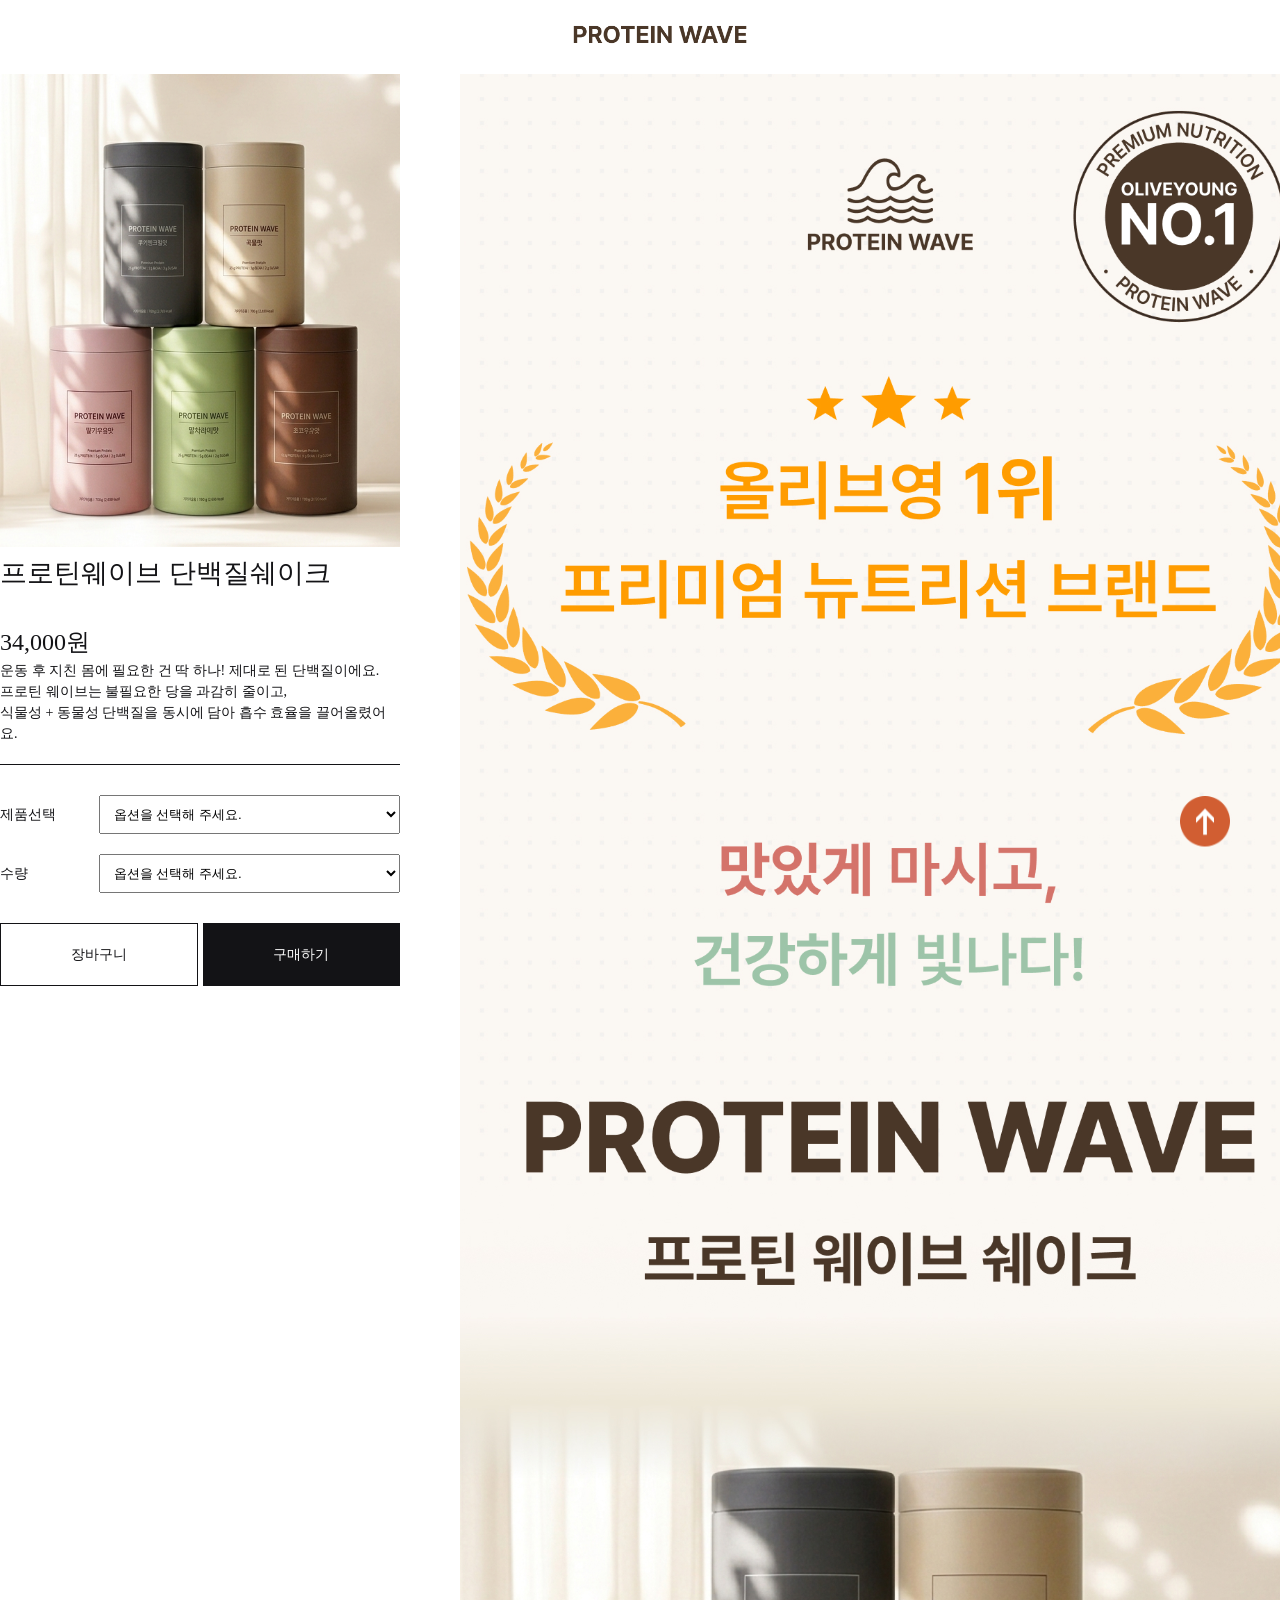
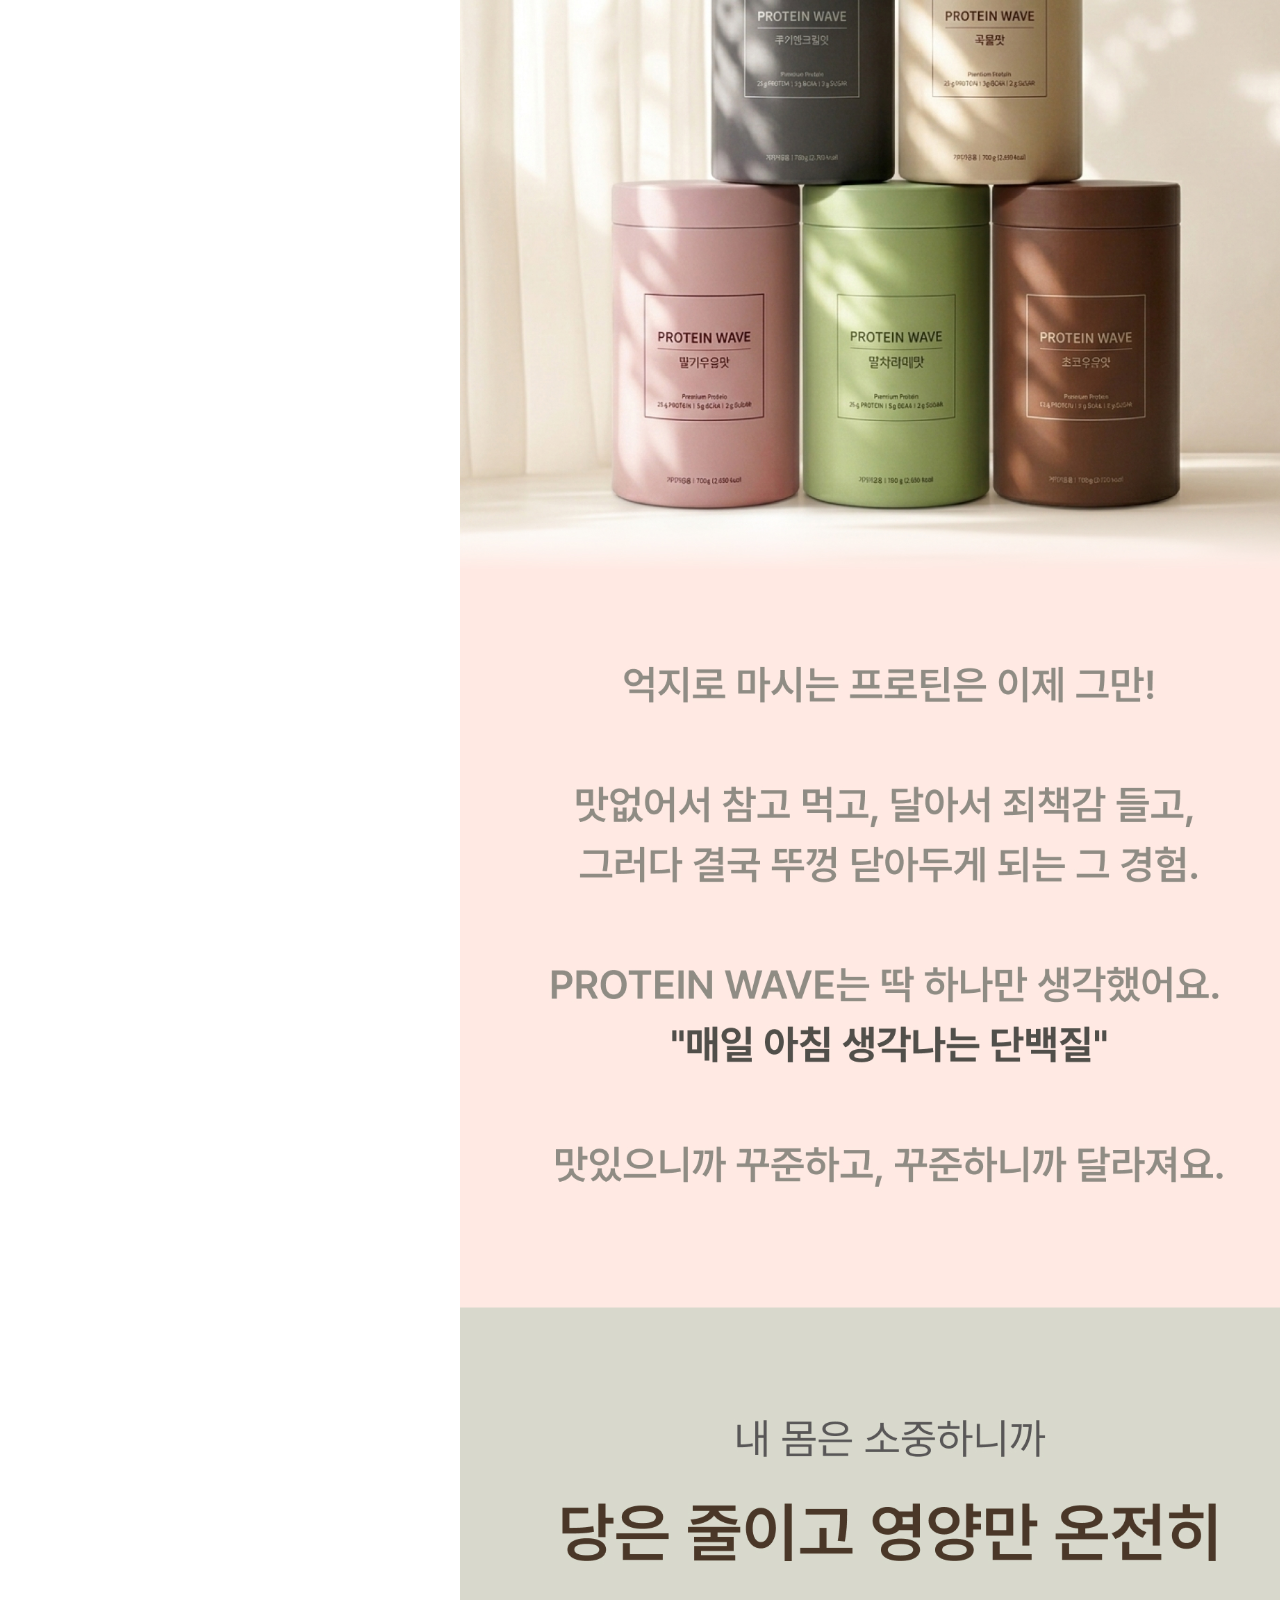
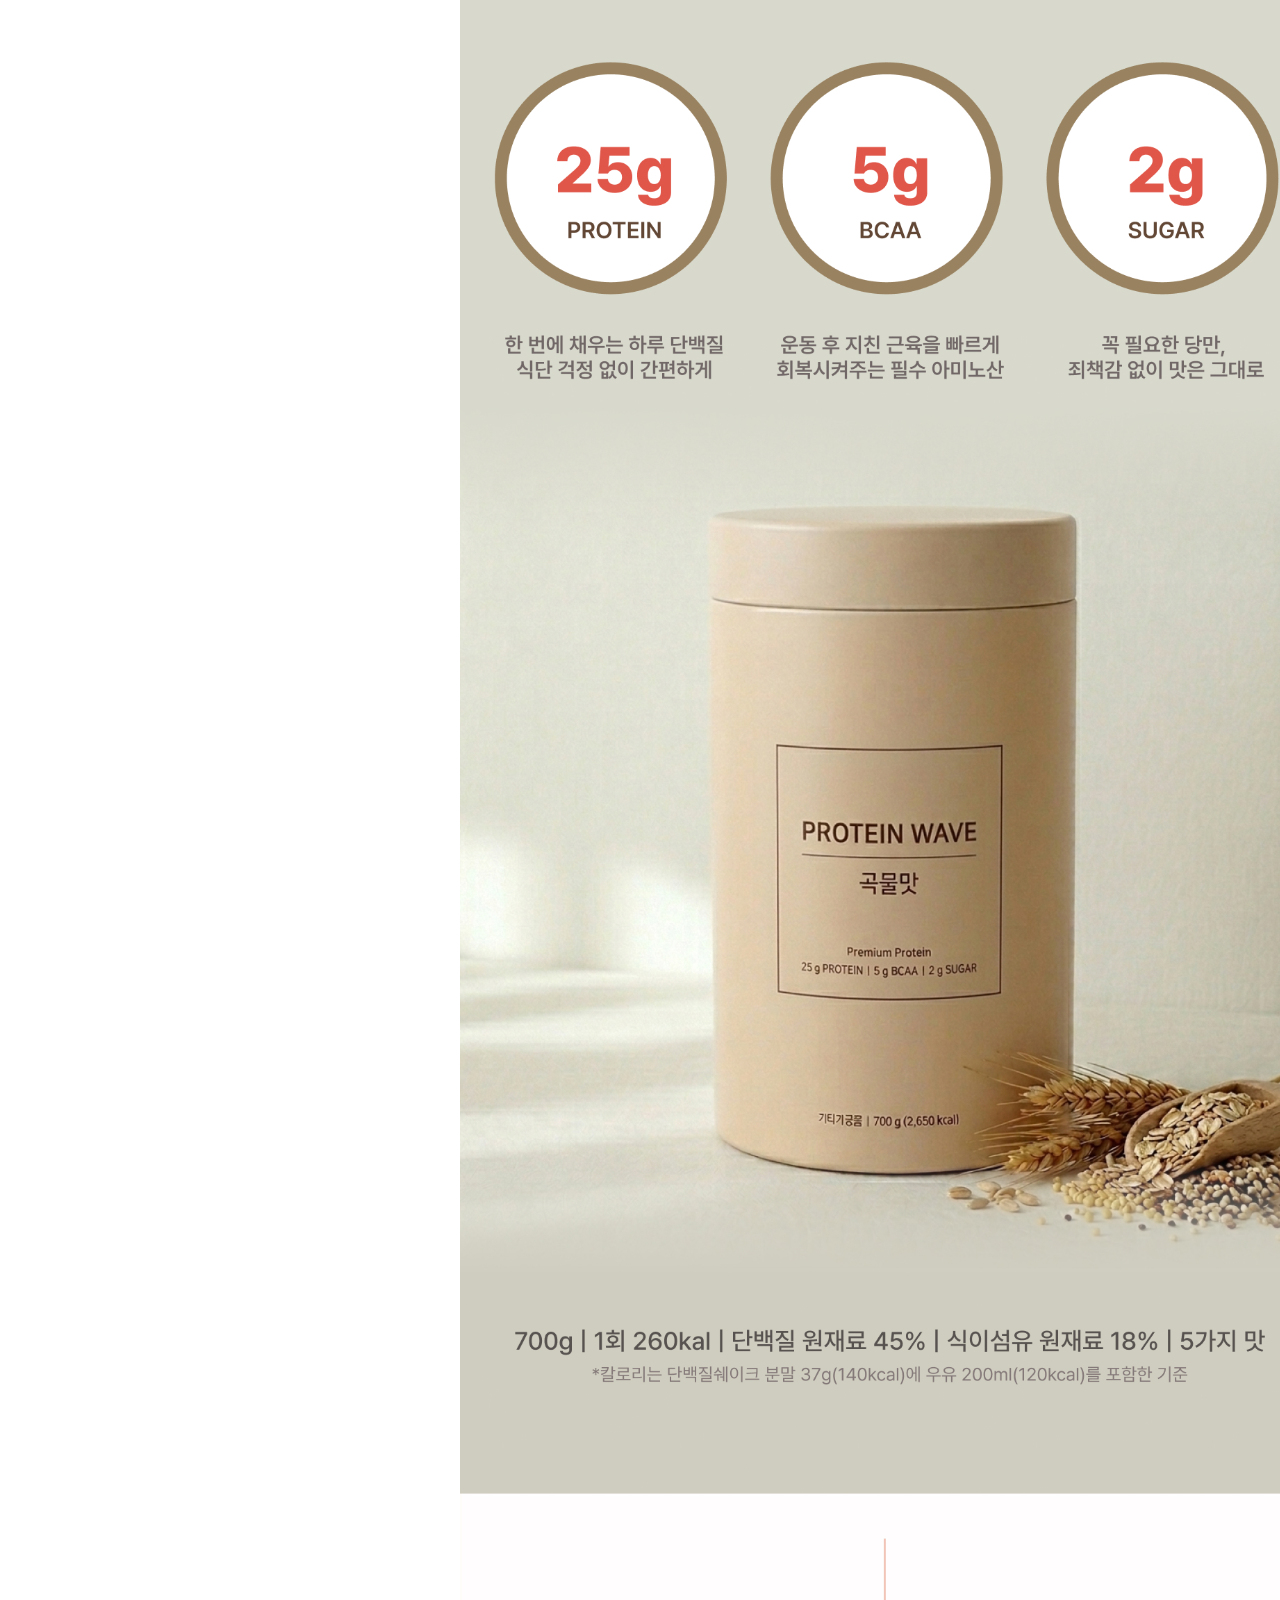
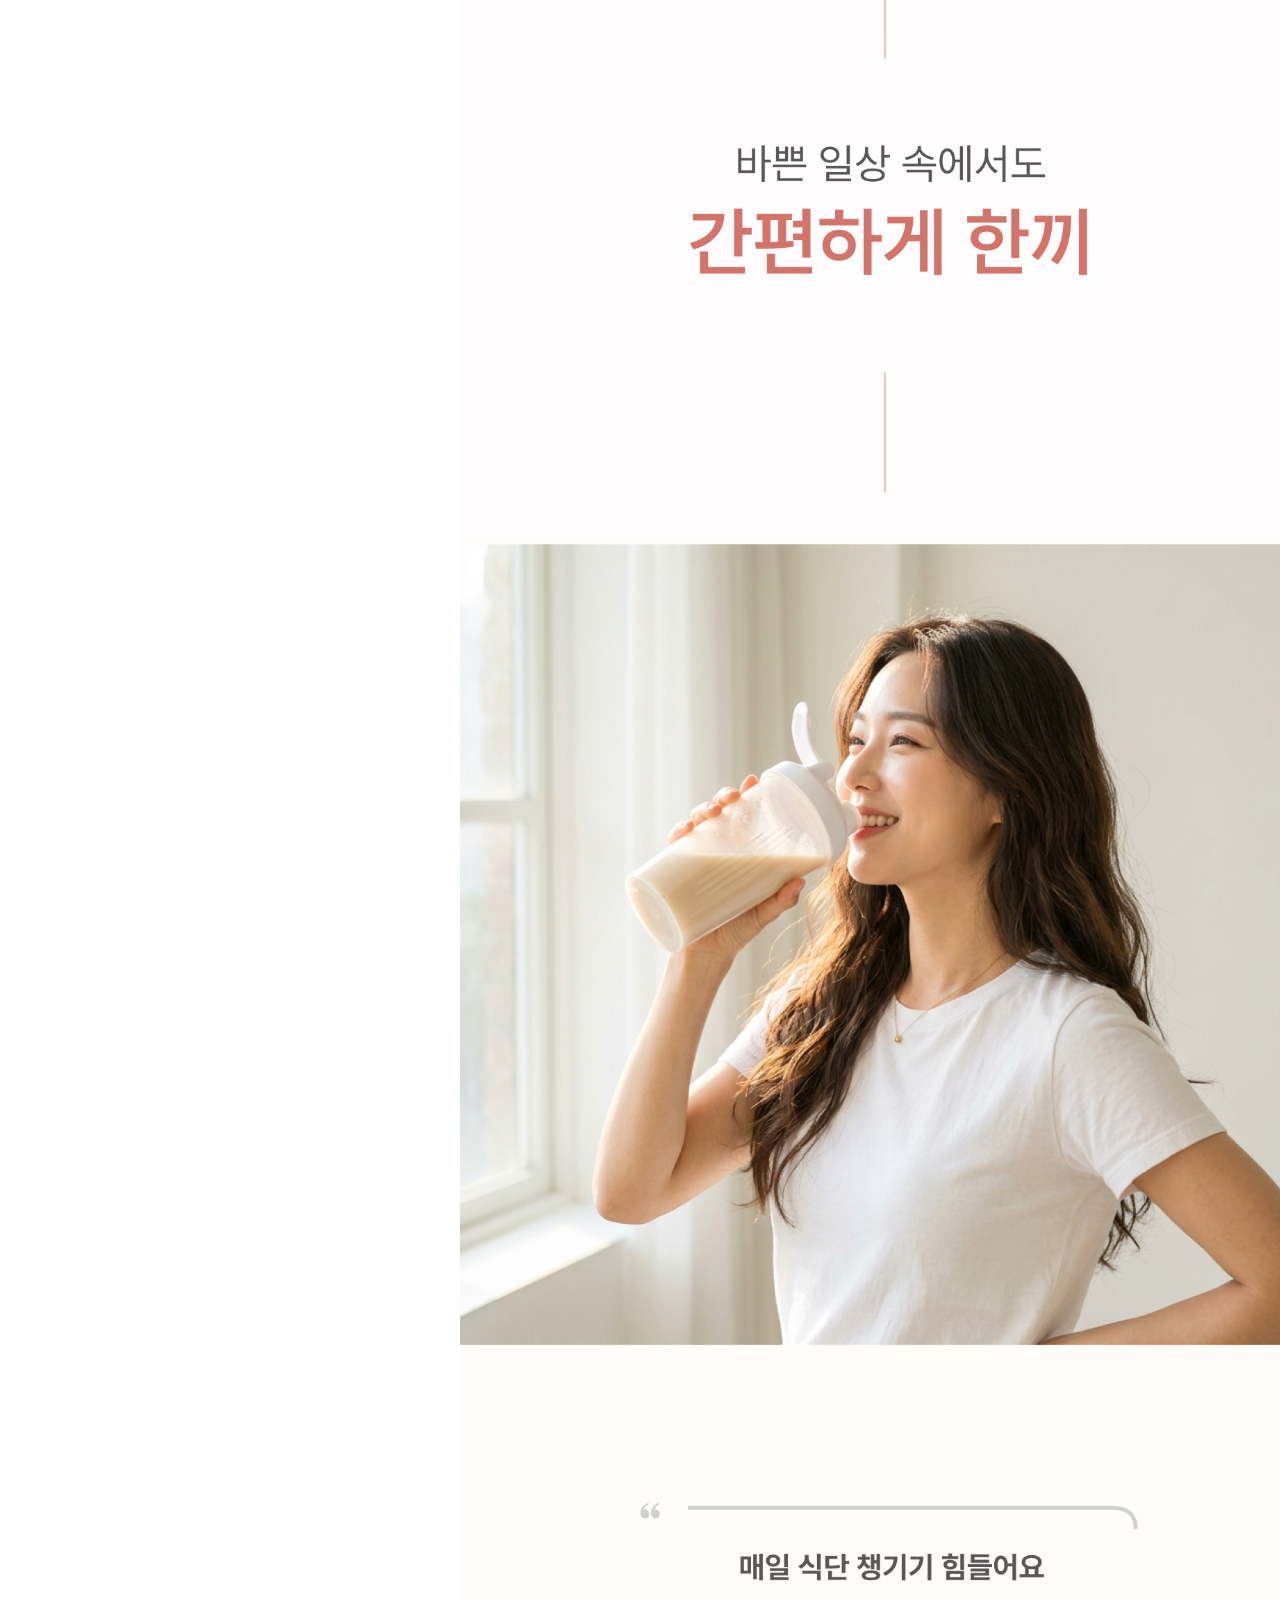
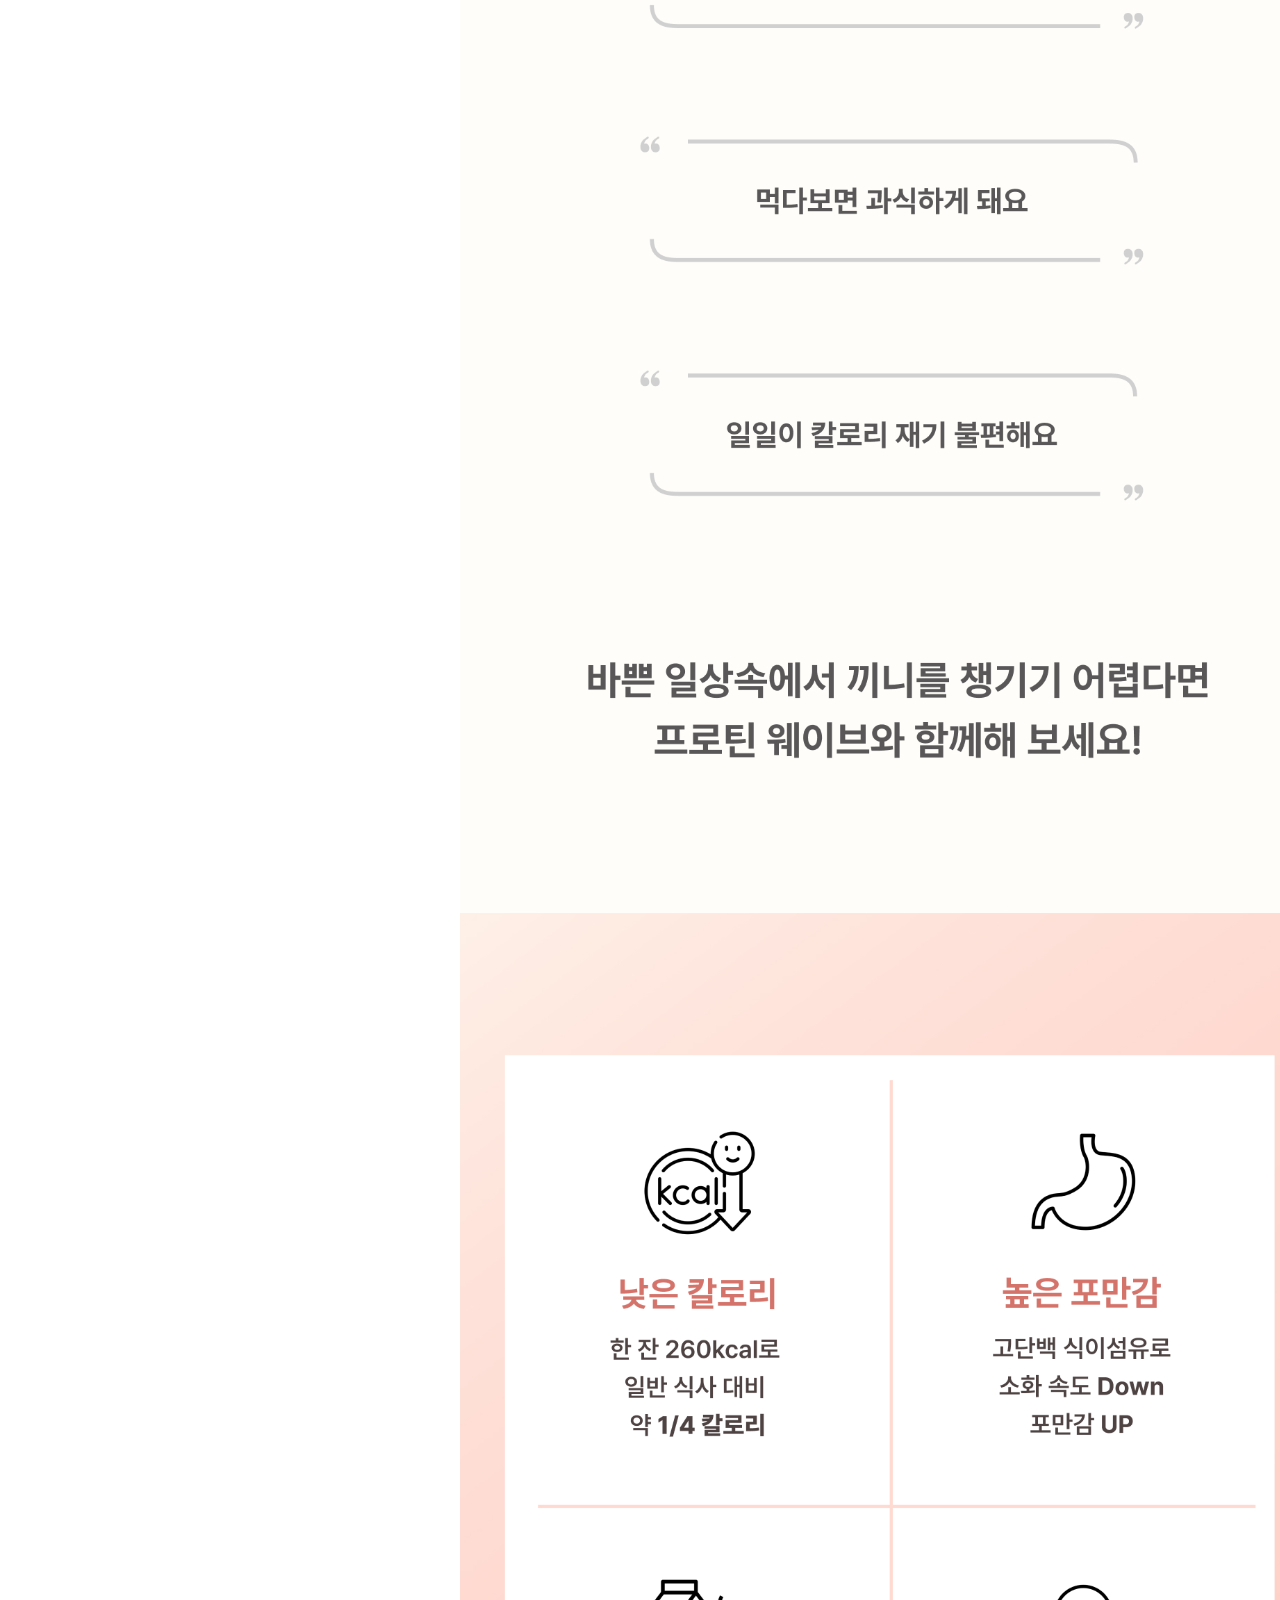
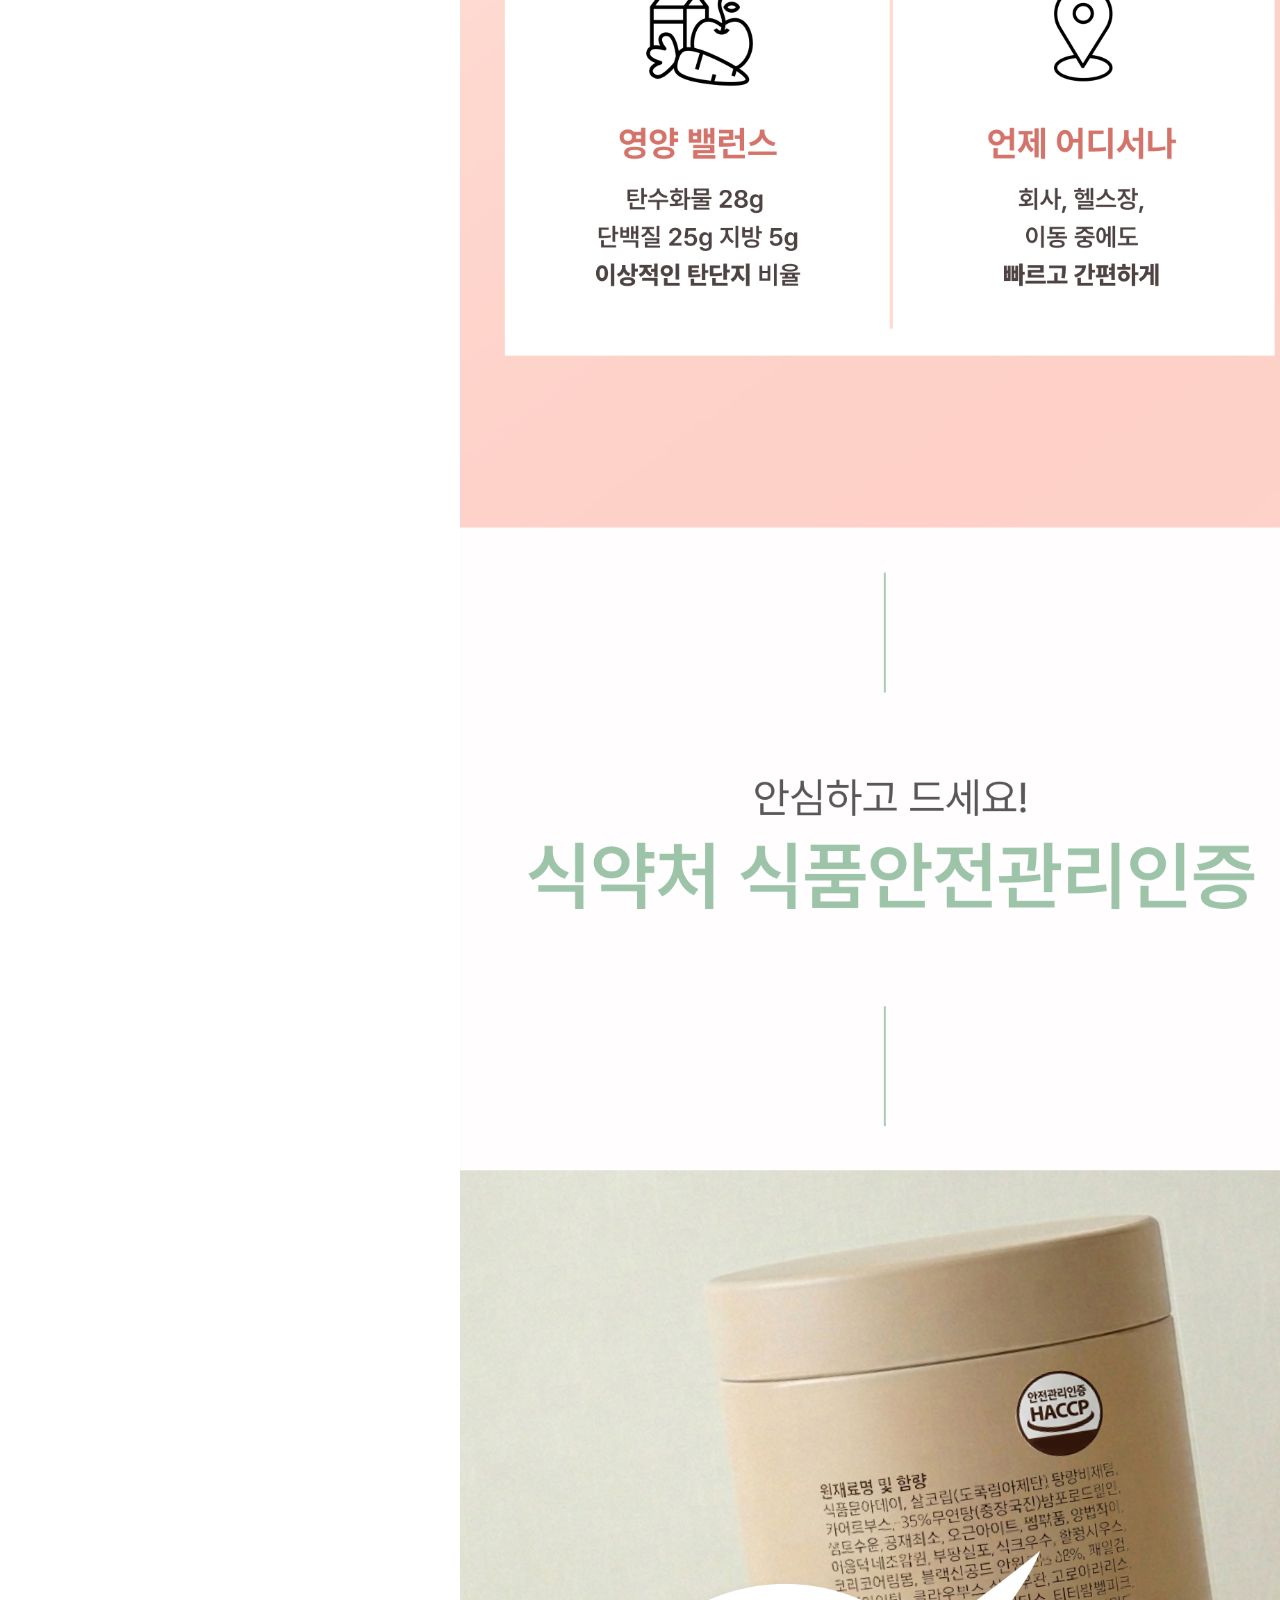
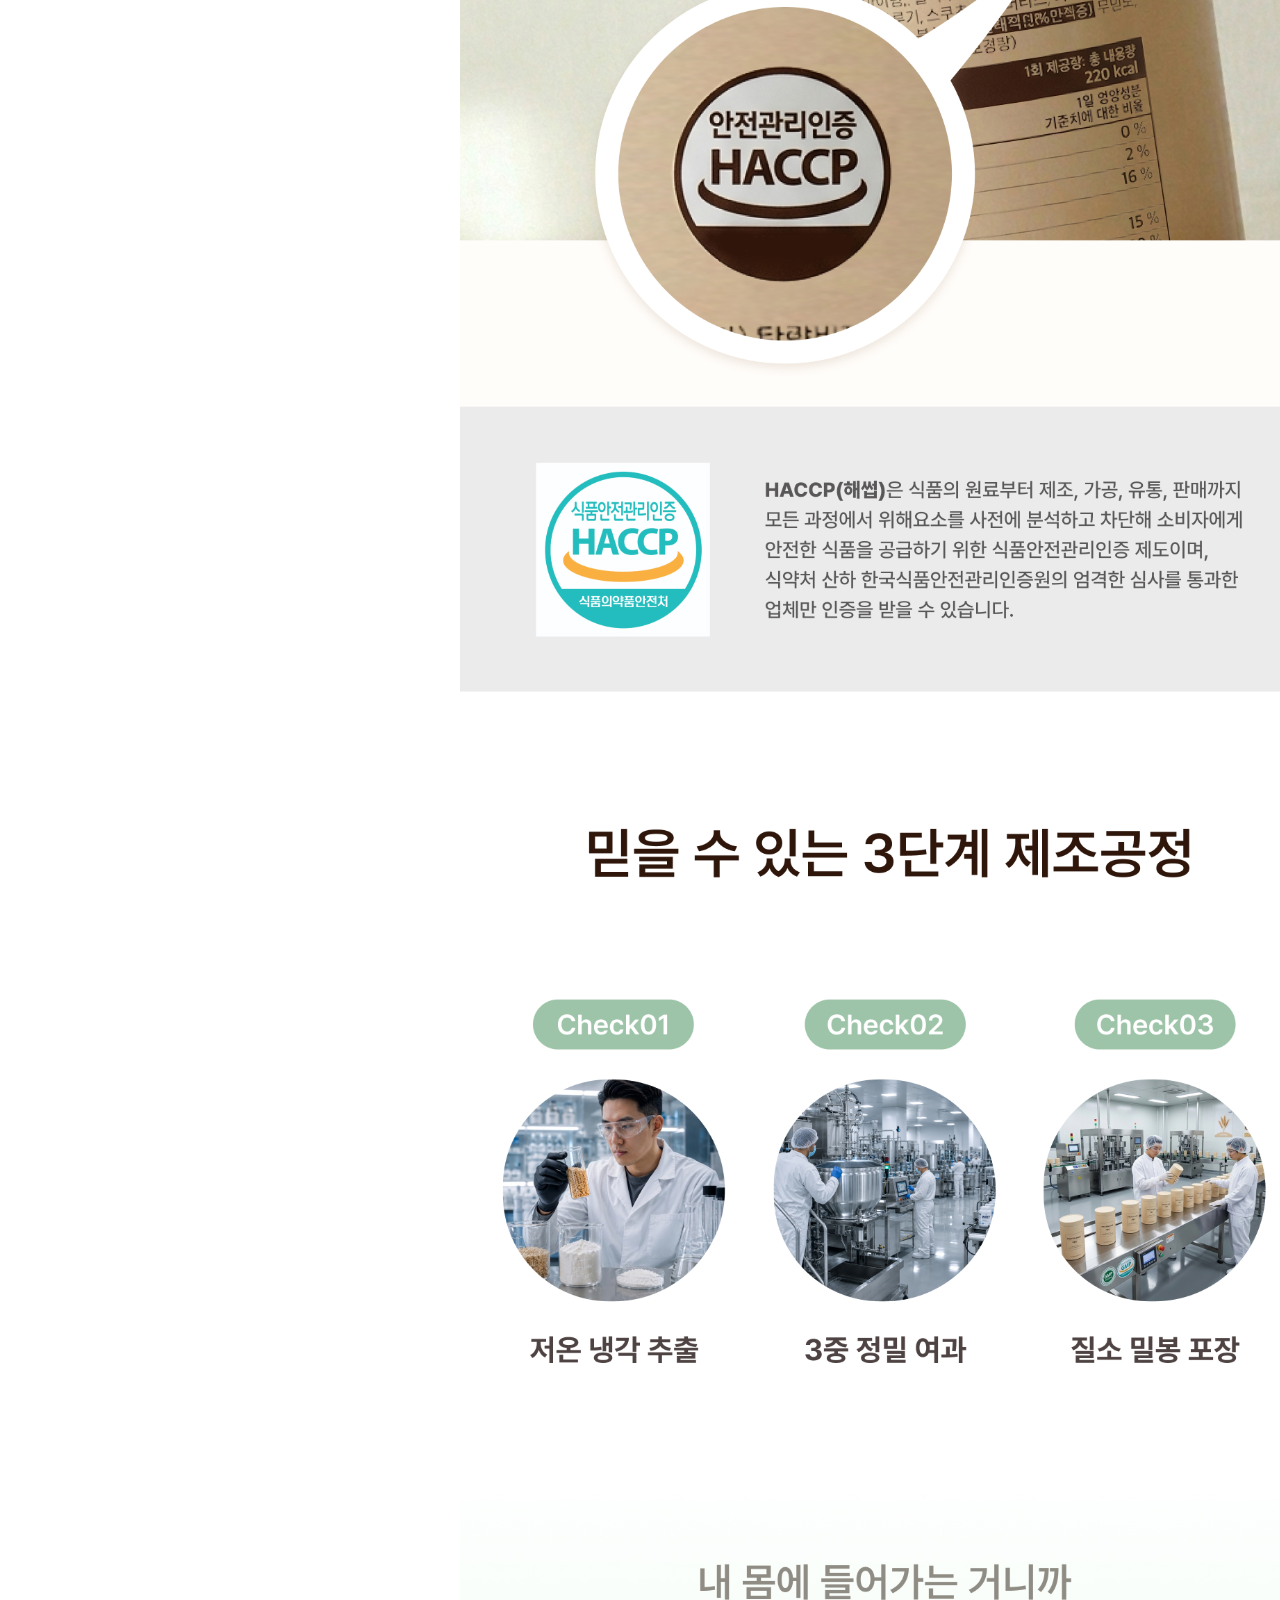
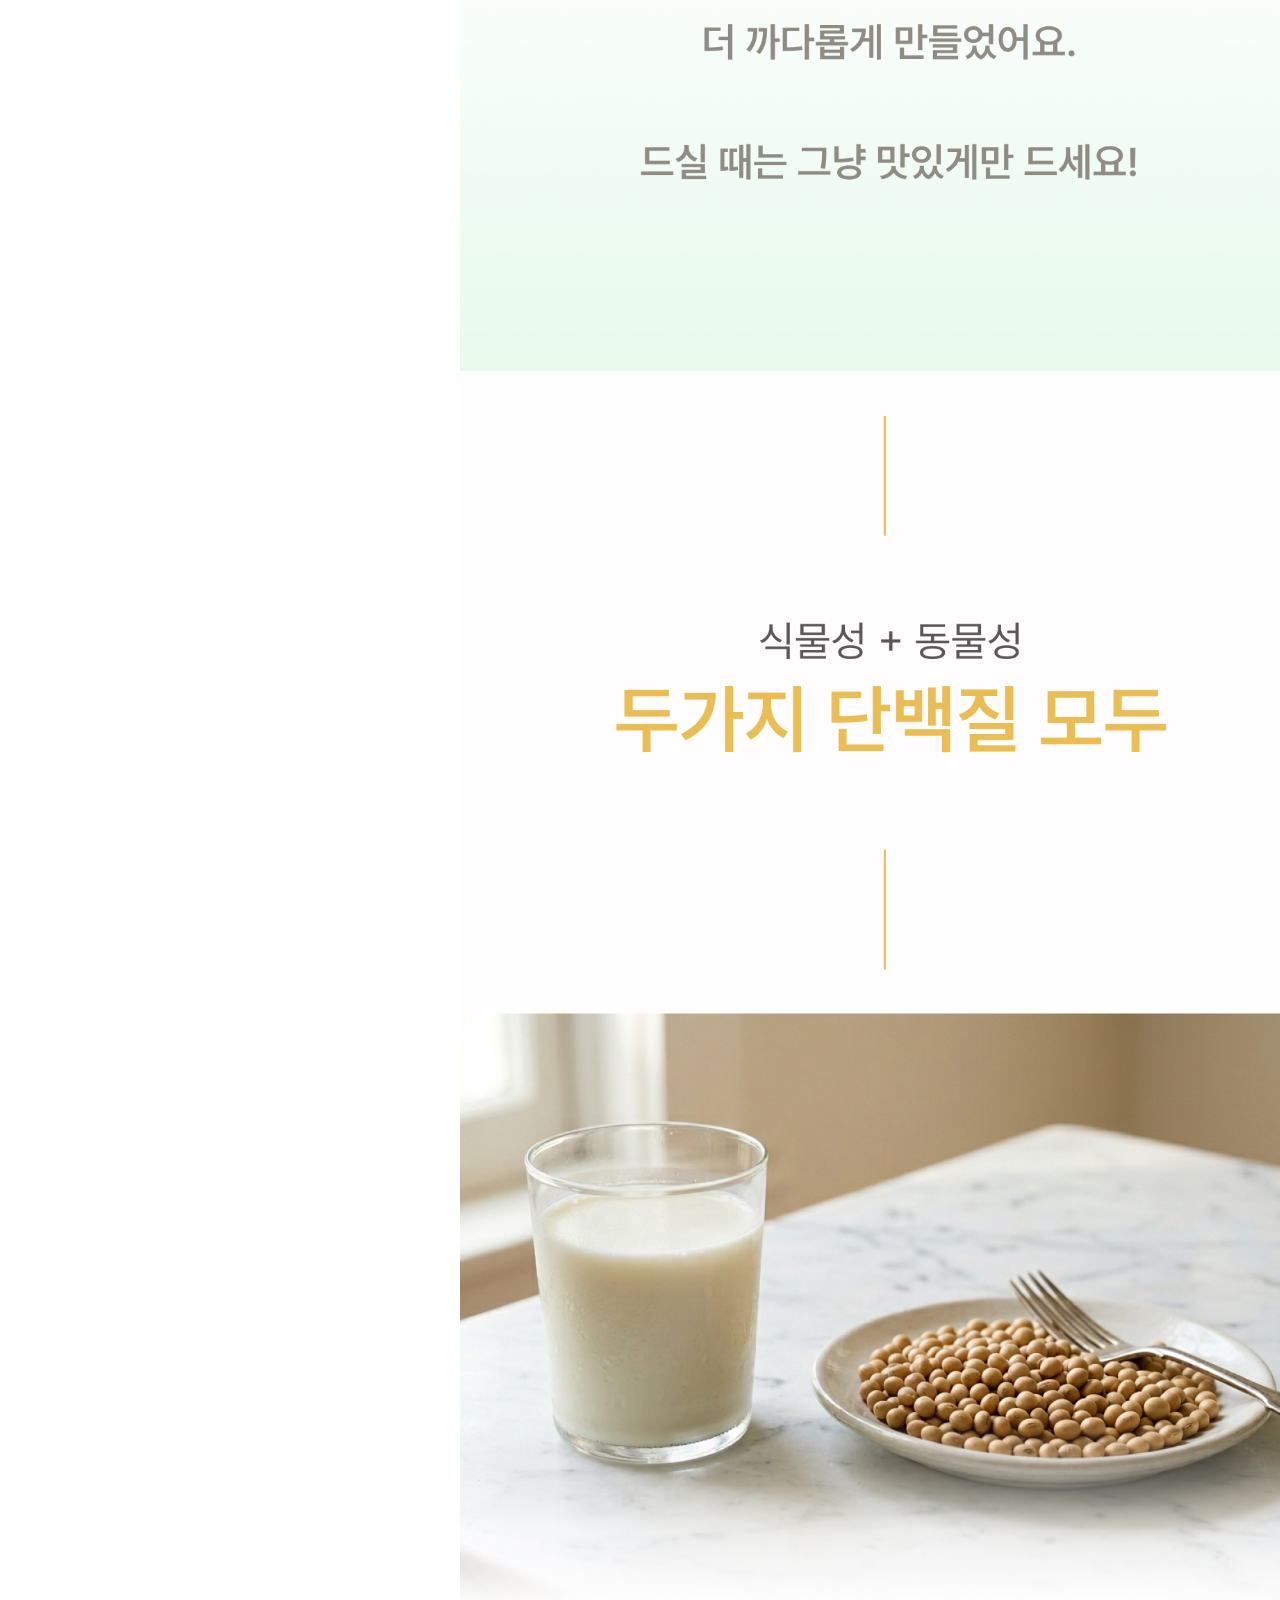
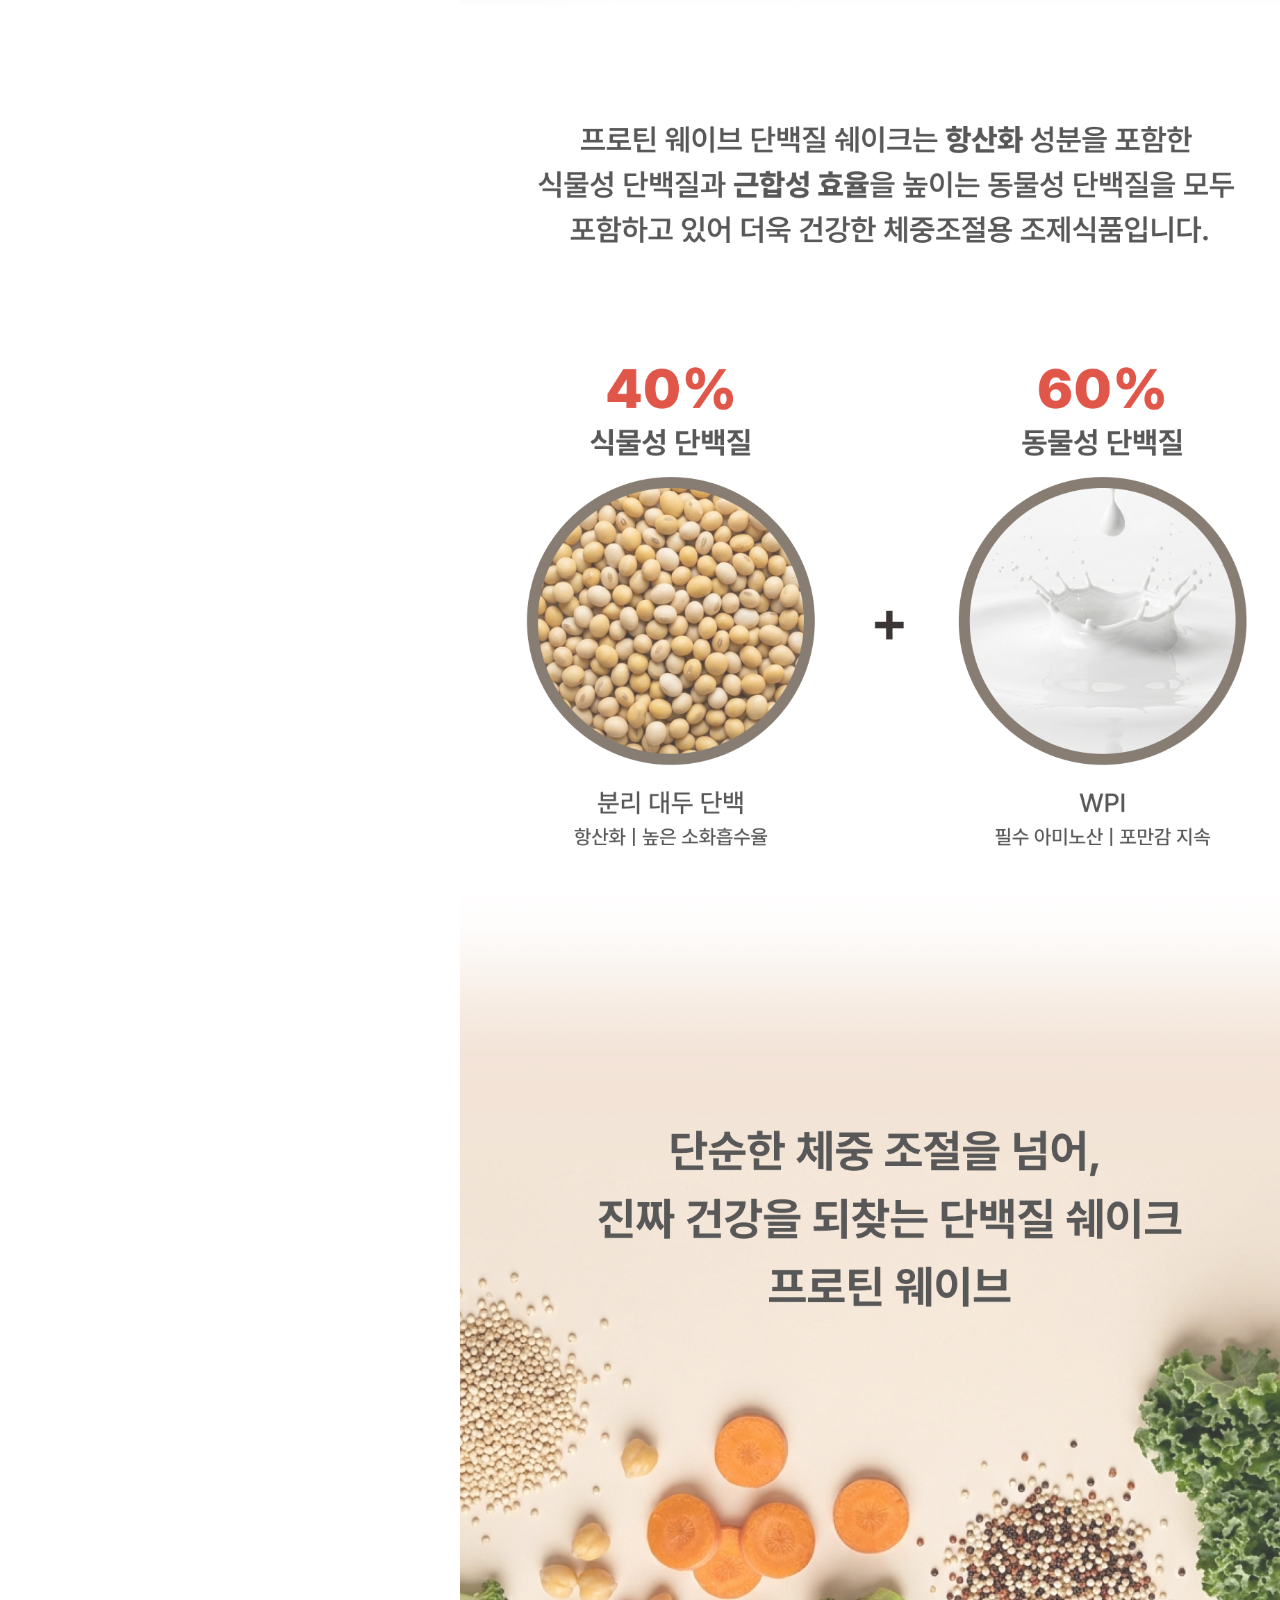
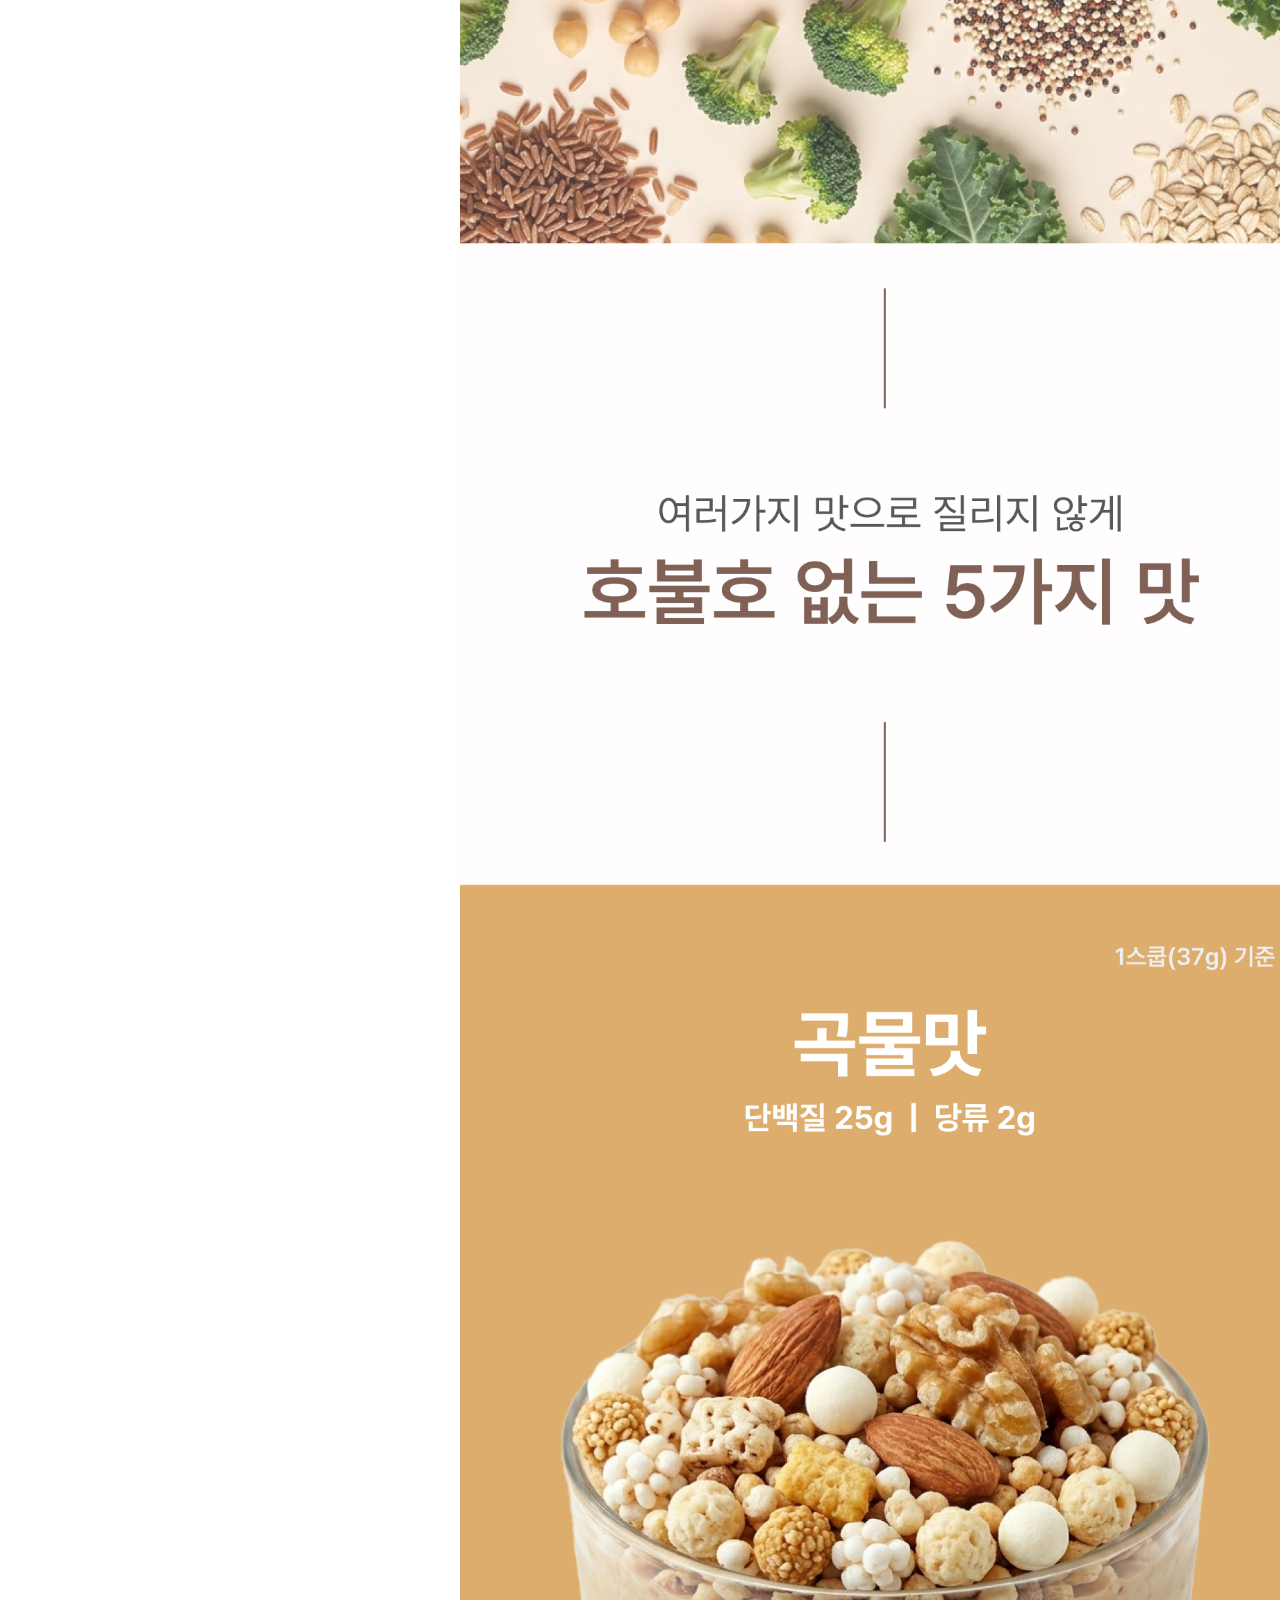
<file: detail_01.html>
<!DOCTYPE html>
<html lang="ko">

<head>
    <meta charset="UTF-8">
    <meta name="viewport" content="width=1400">
    <title>Protein Wave</title>
    <link rel="icon" href="./images/프로틴웨이브 로고.svg" type="image/svg">

    <link rel="stylesheet" href="./detail_01.css">
</head>

<body>
    <header>
        <a href="#">
            <img src="./images/logo.png" alt="로고" class="logo">
        </a>
    </header>

    <!-- 중앙 전체 -->
    <div class="wrap">
        <!-- 상품 주문창 -->
        <div id="product">
            <div class="img">
                <img src="./images/produ.png" alt="product">
            </div>
            <div class="right">
                <div class="border">
                    <h1>프로틴웨이브 단백질쉐이크</h1>
                    <h2>34,000원</h2>

                    <p>운동 후 지친 몸에 필요한 건 딱 하나! 제대로 된 단백질이에요.
                        <br>
                        프로틴 웨이브는 불필요한 당을 과감히 줄이고, 
                        <br>
                        식물성 + 동물성 단백질을 동시에 담아 흡수 효율을 끌어올렸어요.
                    </p>
                </div>
                <table class="selectbox">
                    <tr>
                        <th>제품선택</th>
                        <td>
                            <select name="option">
                                <option value="*">옵션을 선택해 주세요.</option>
                                <option value="103">곡물맛</option>
                                <option value="305">초코우유맛</option>
                                <option value="305">말차라떼맛</option>
                                <option value="305">딸기우유맛</option>
                                <option value="305">쿠키앤크림맛</option>
                            </select>
                        </td>
                    </tr>
                    <tr>
                        <th>수량</th>
                        <td>
                            <select name="number">
                                <option value="*">옵션을 선택해 주세요.</option>
                                <option value="1">1</option>
                                <option value="2">2</option>
                                <option value="3">3</option>
                                <option value="4">4</option>
                                <option value="5">5</option>
                            </select>
                        </td>
                    </tr>
                </table>
                <ul class="order">
                    <li><a href="#">장바구니</a></li>
                    <li><a href="#">구매하기</a></li>
                </ul>
            </div>
        </div>

        <div class="detail_wrap">
            <!-- 상세페이지 -->
            <div class="main">
                <img src="./images/상세페이지01 완성.jpg" alt="page1">
            </div>

            <!-- 제품 정보 -->
            <div class="info">
                <h1>제품 세부 정보</h1>

                <h2>원재료</h2>
                <p>상세페이지 참고</p>

                <h2>제품 정보</h2>
                <p>제품명 : 프로틴웨이브 단백질 쉐이크</p>
                <p>용량 : 490g X 1통</p>
                <p>제품 주요 사양 : 모든 피부</p>
                <p>생산자 : (주)프로틴웨이브</p>
                <p>제조국 : 대한민국</p>
                <p>제조연월일, 소비기한(품질유지기한) : 제조일로부터 24개월</p>
            </div>
        </div>
    </div>

    <!-- 푸터 -->
    <div class="footer">
        <img src="./images/logo.png" alt="로고">
    </div>

    <!-- 탑버튼 -->
    <a href="#" class="top_btn">
        <img src="./images/top.png" alt="탑 버튼">
    </a>

</body>

</html>
</file>
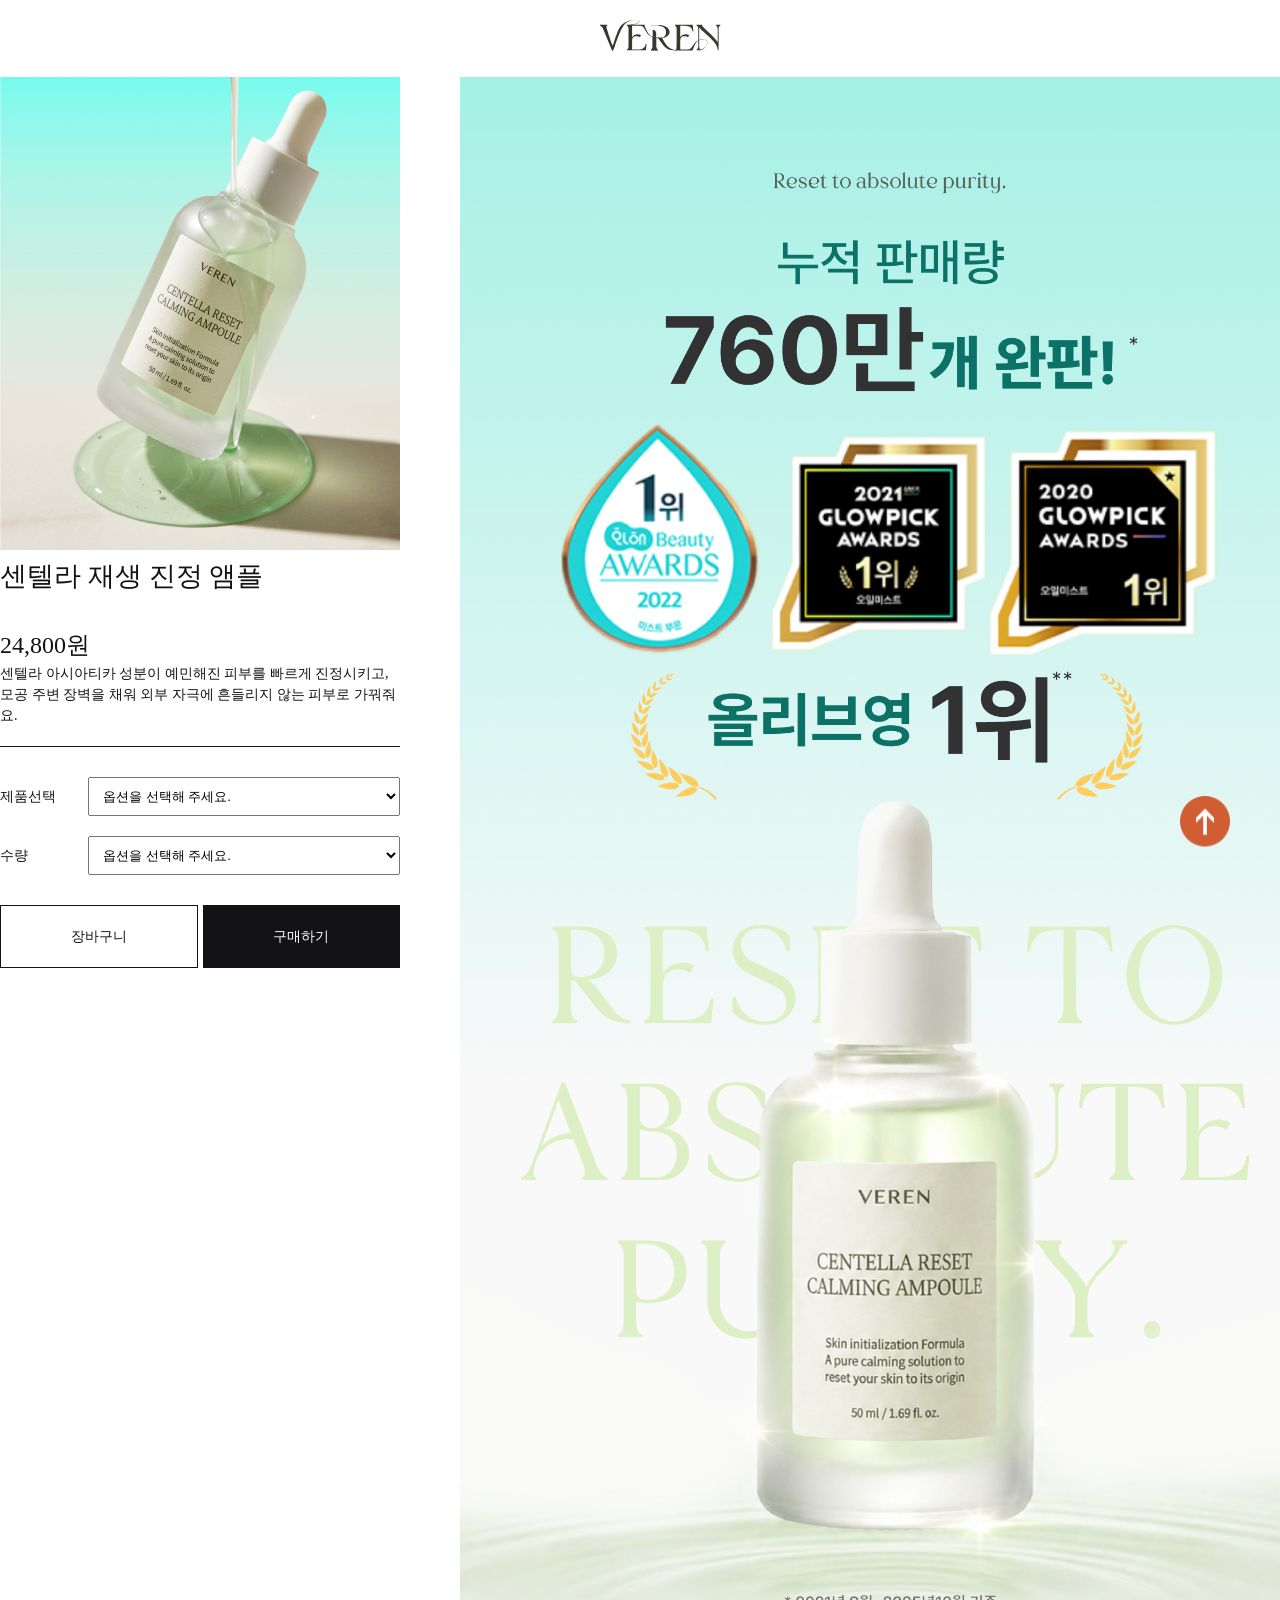
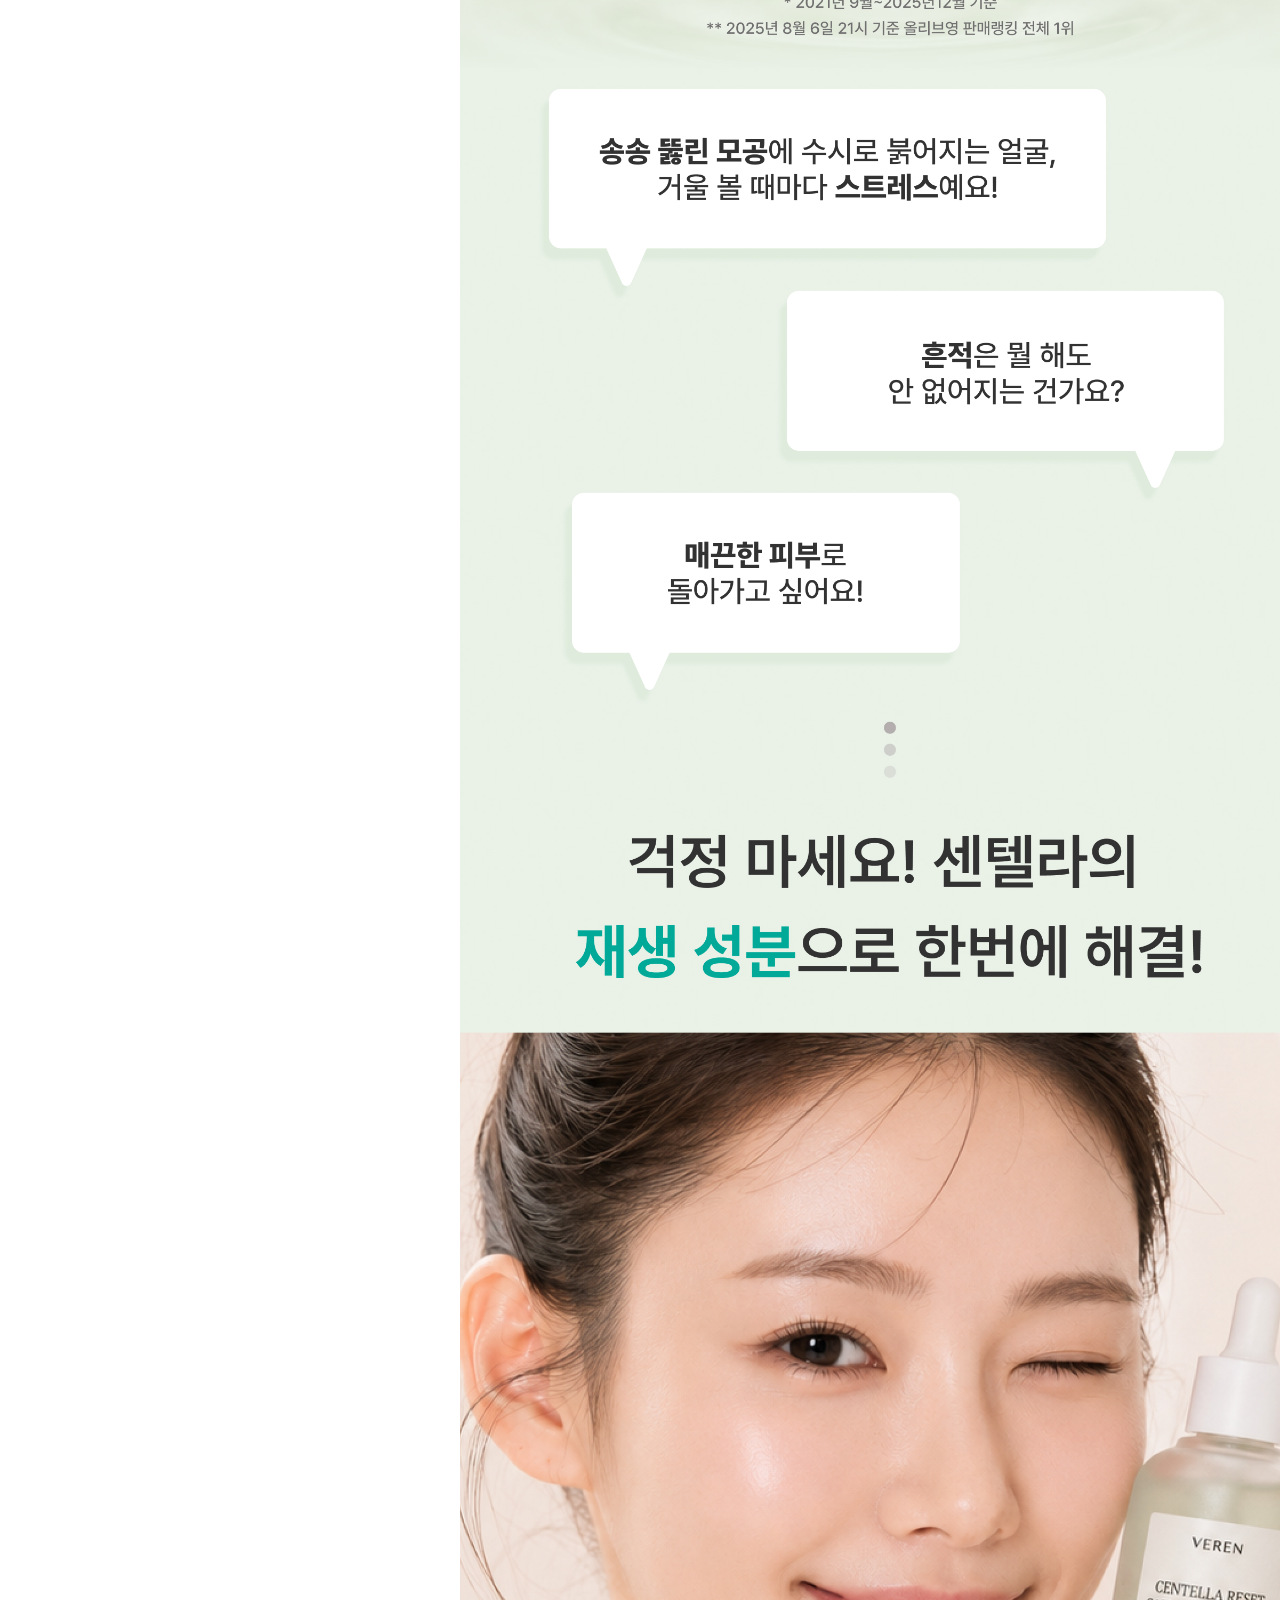
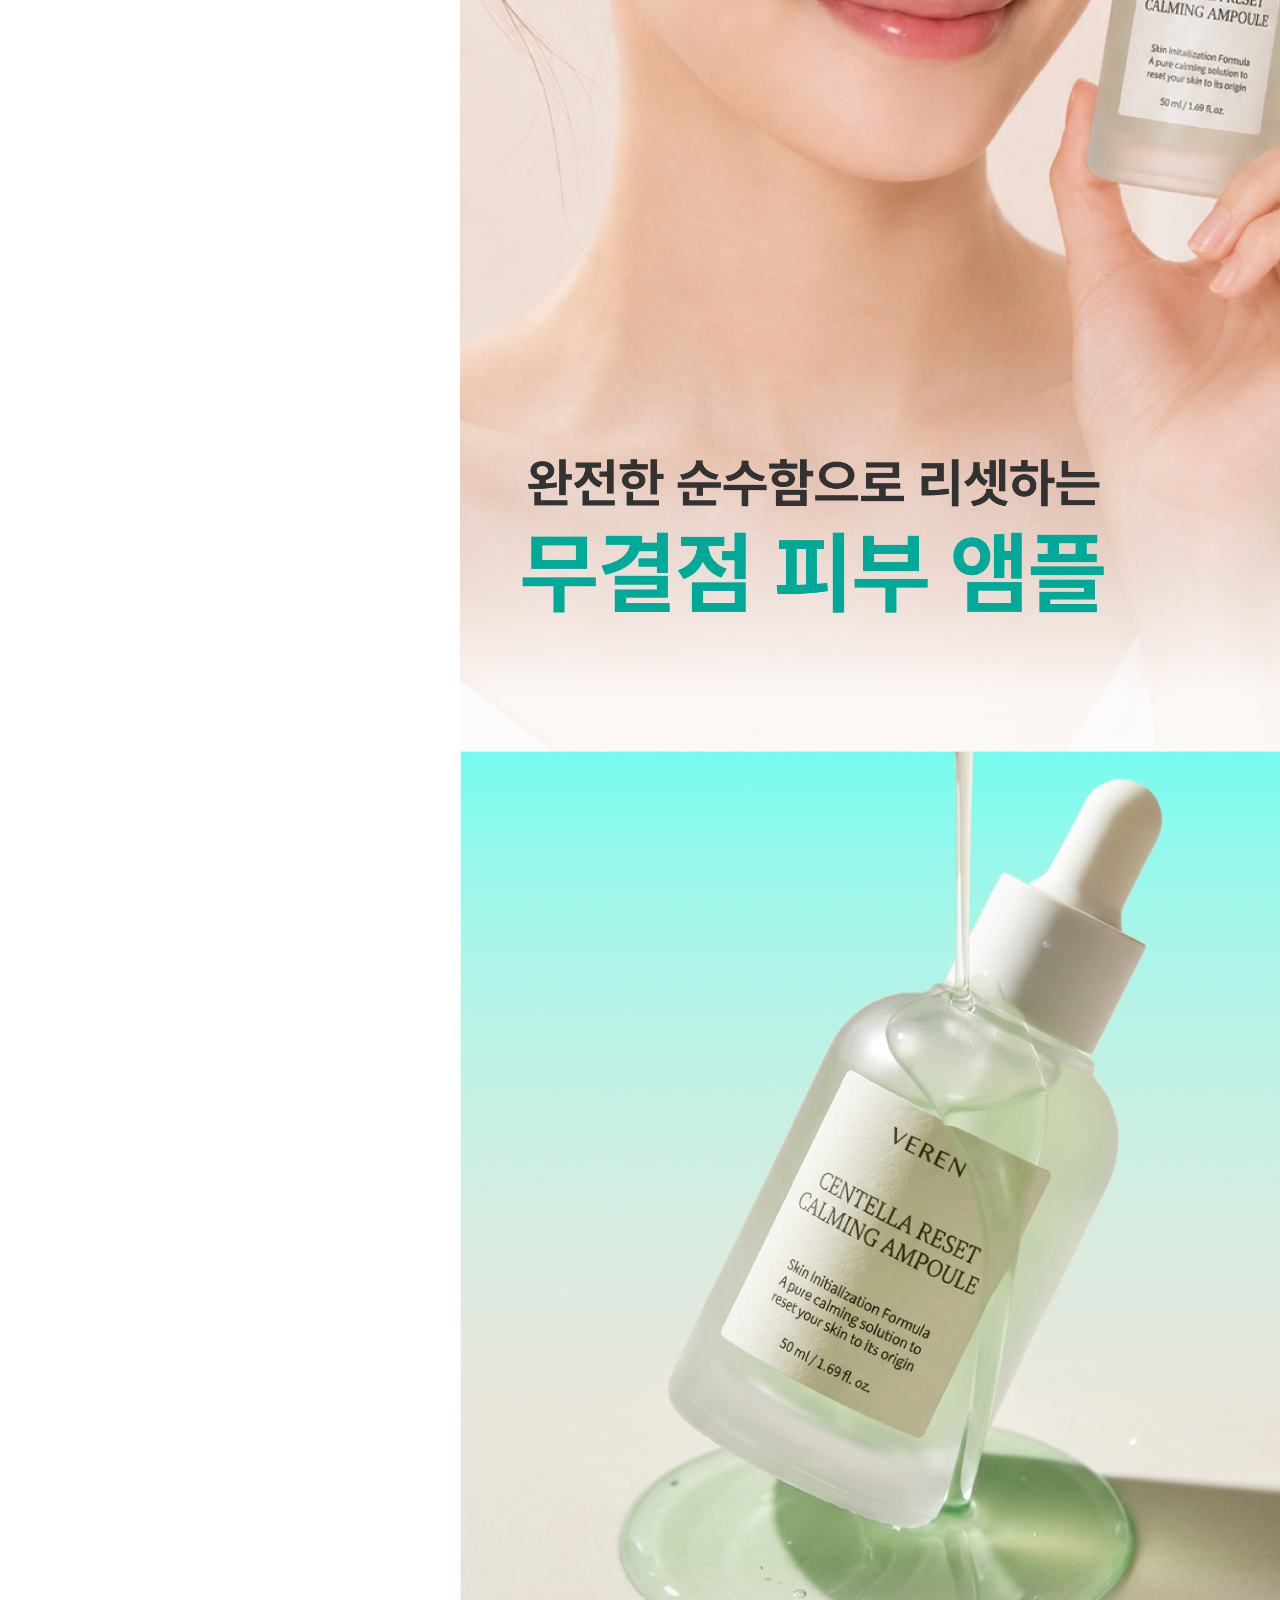
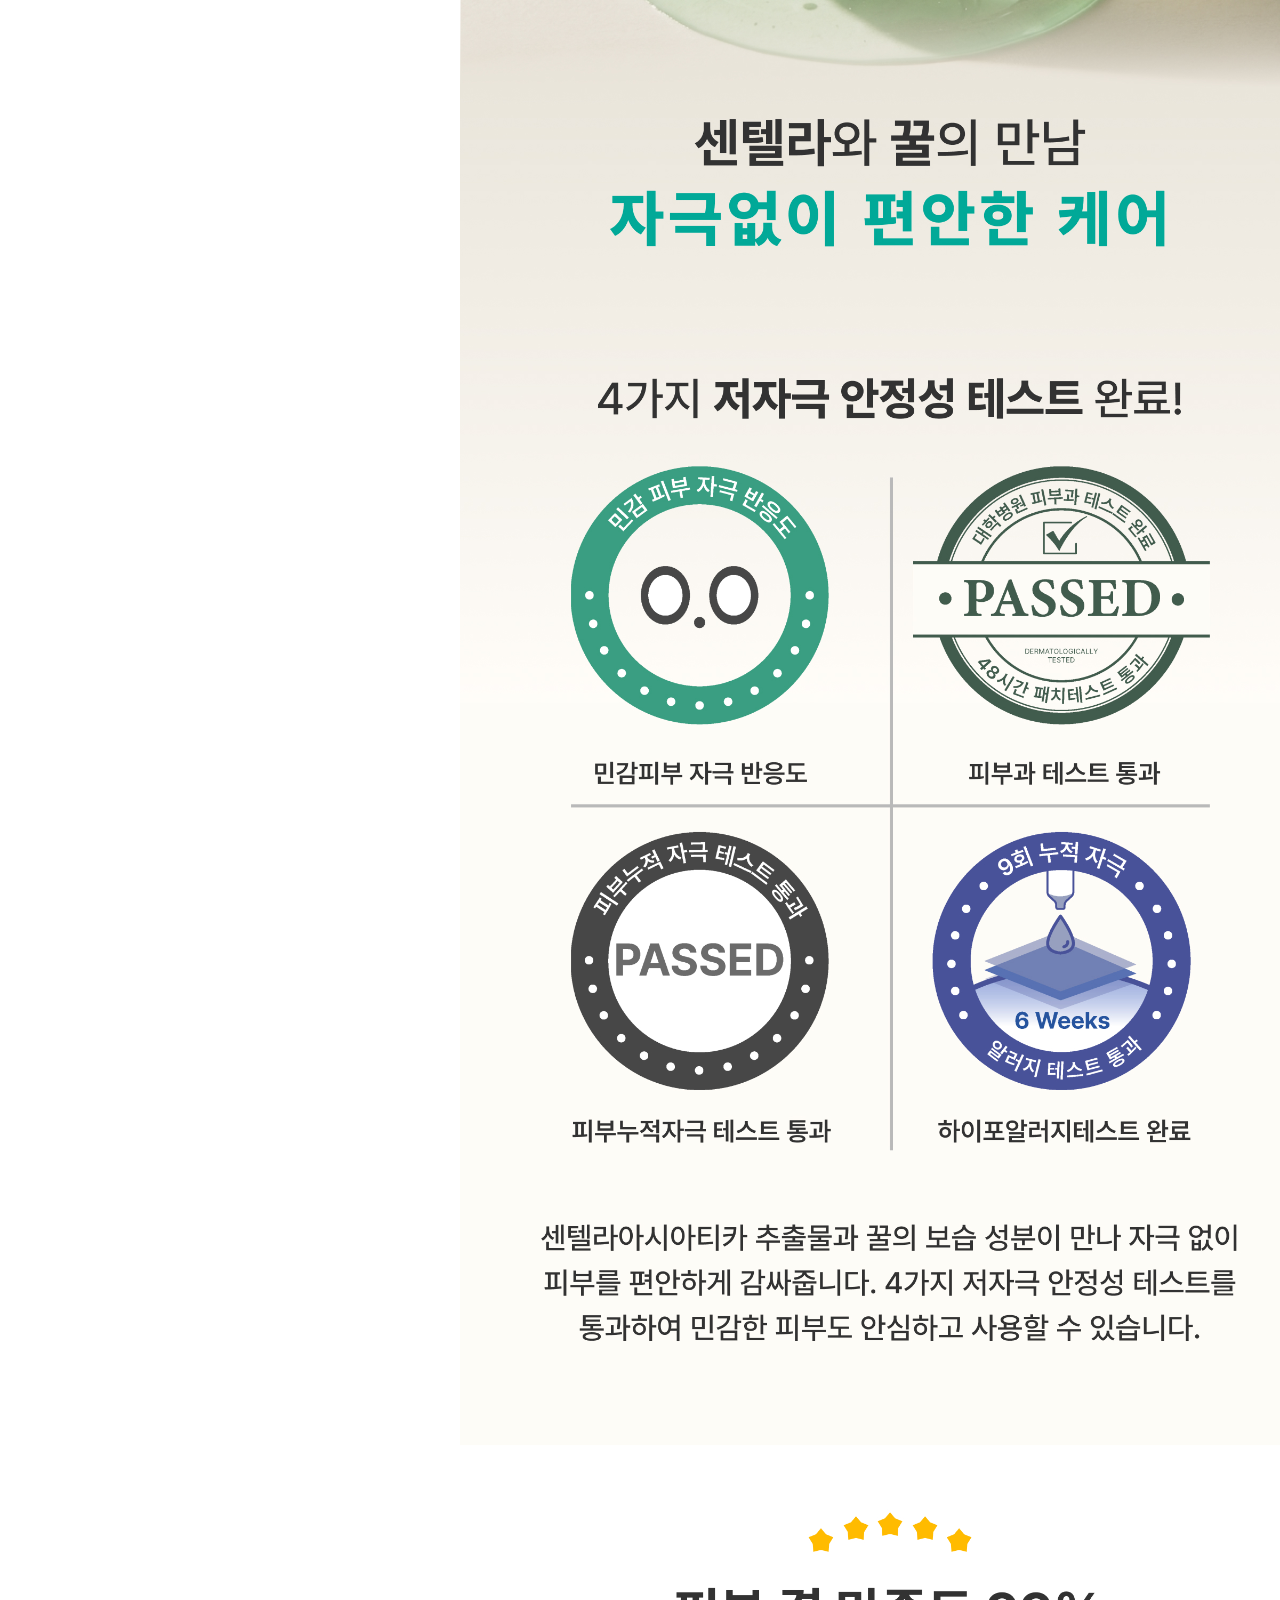
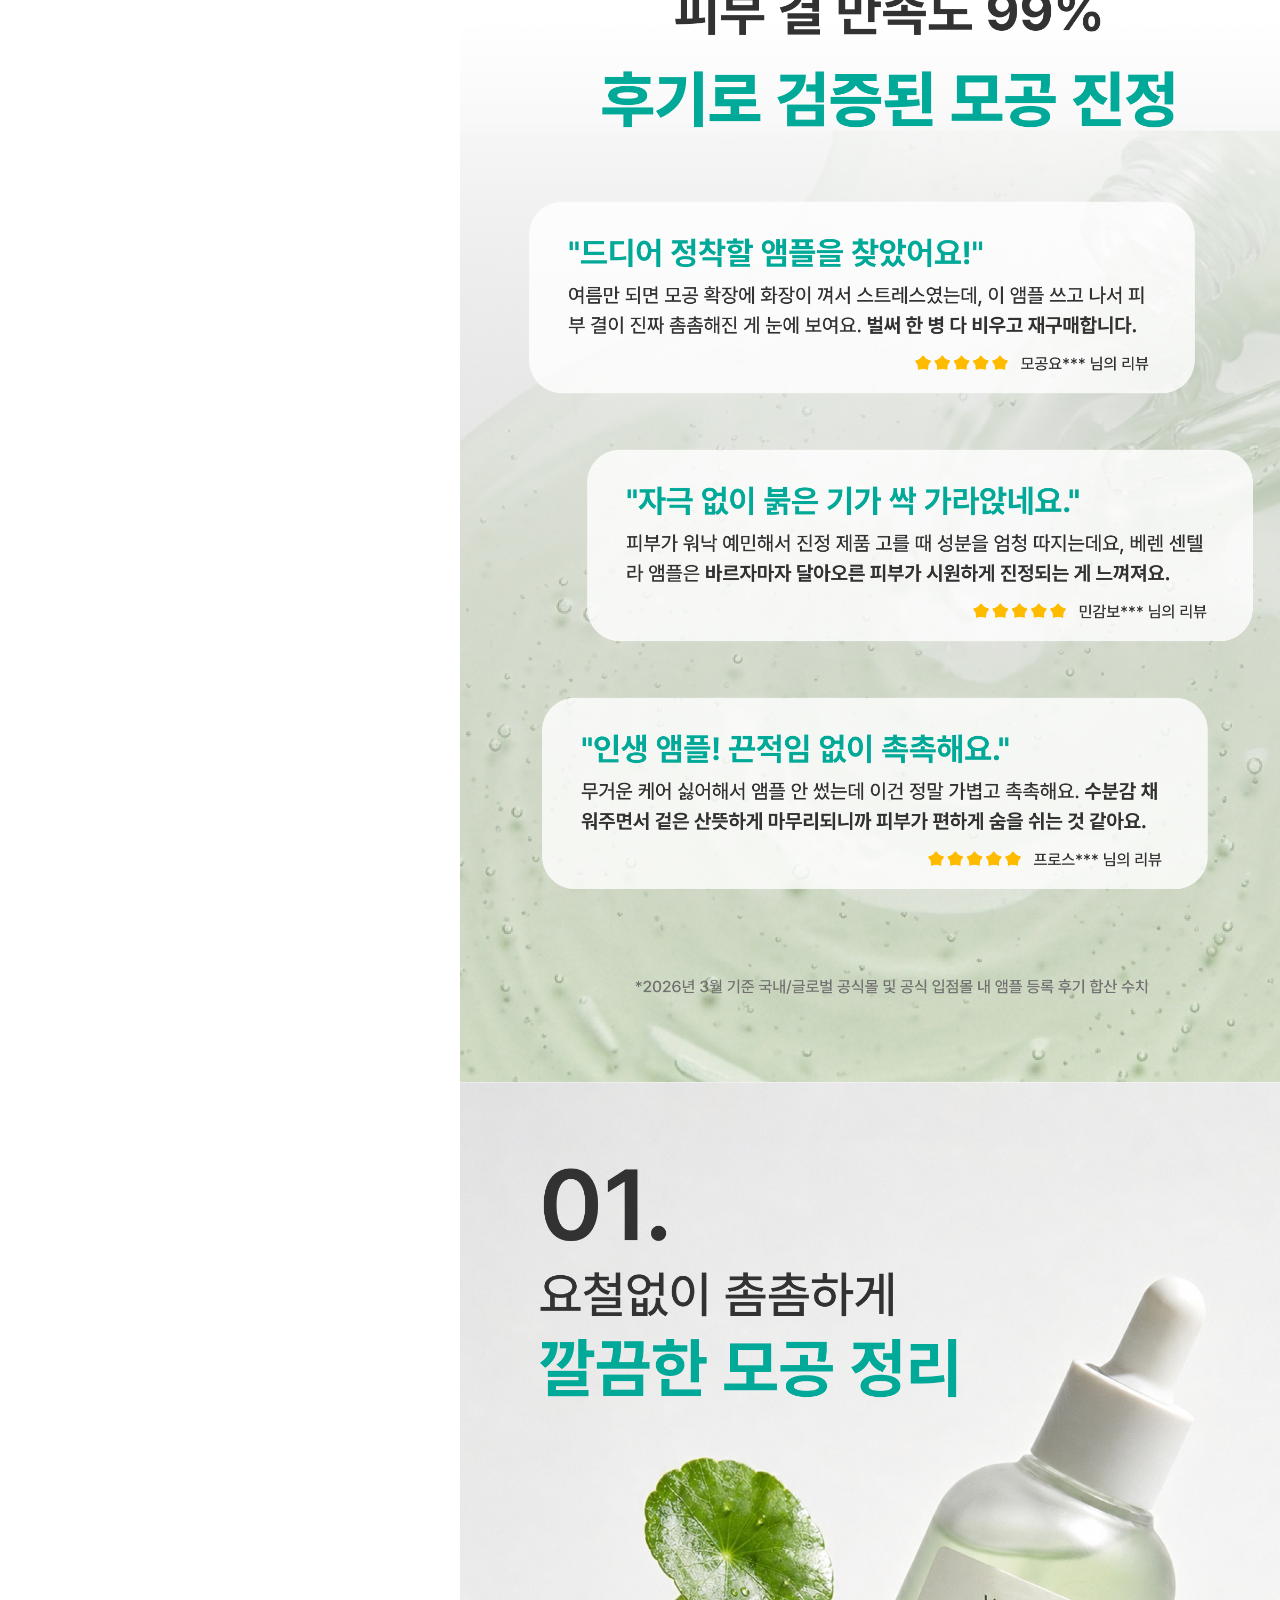
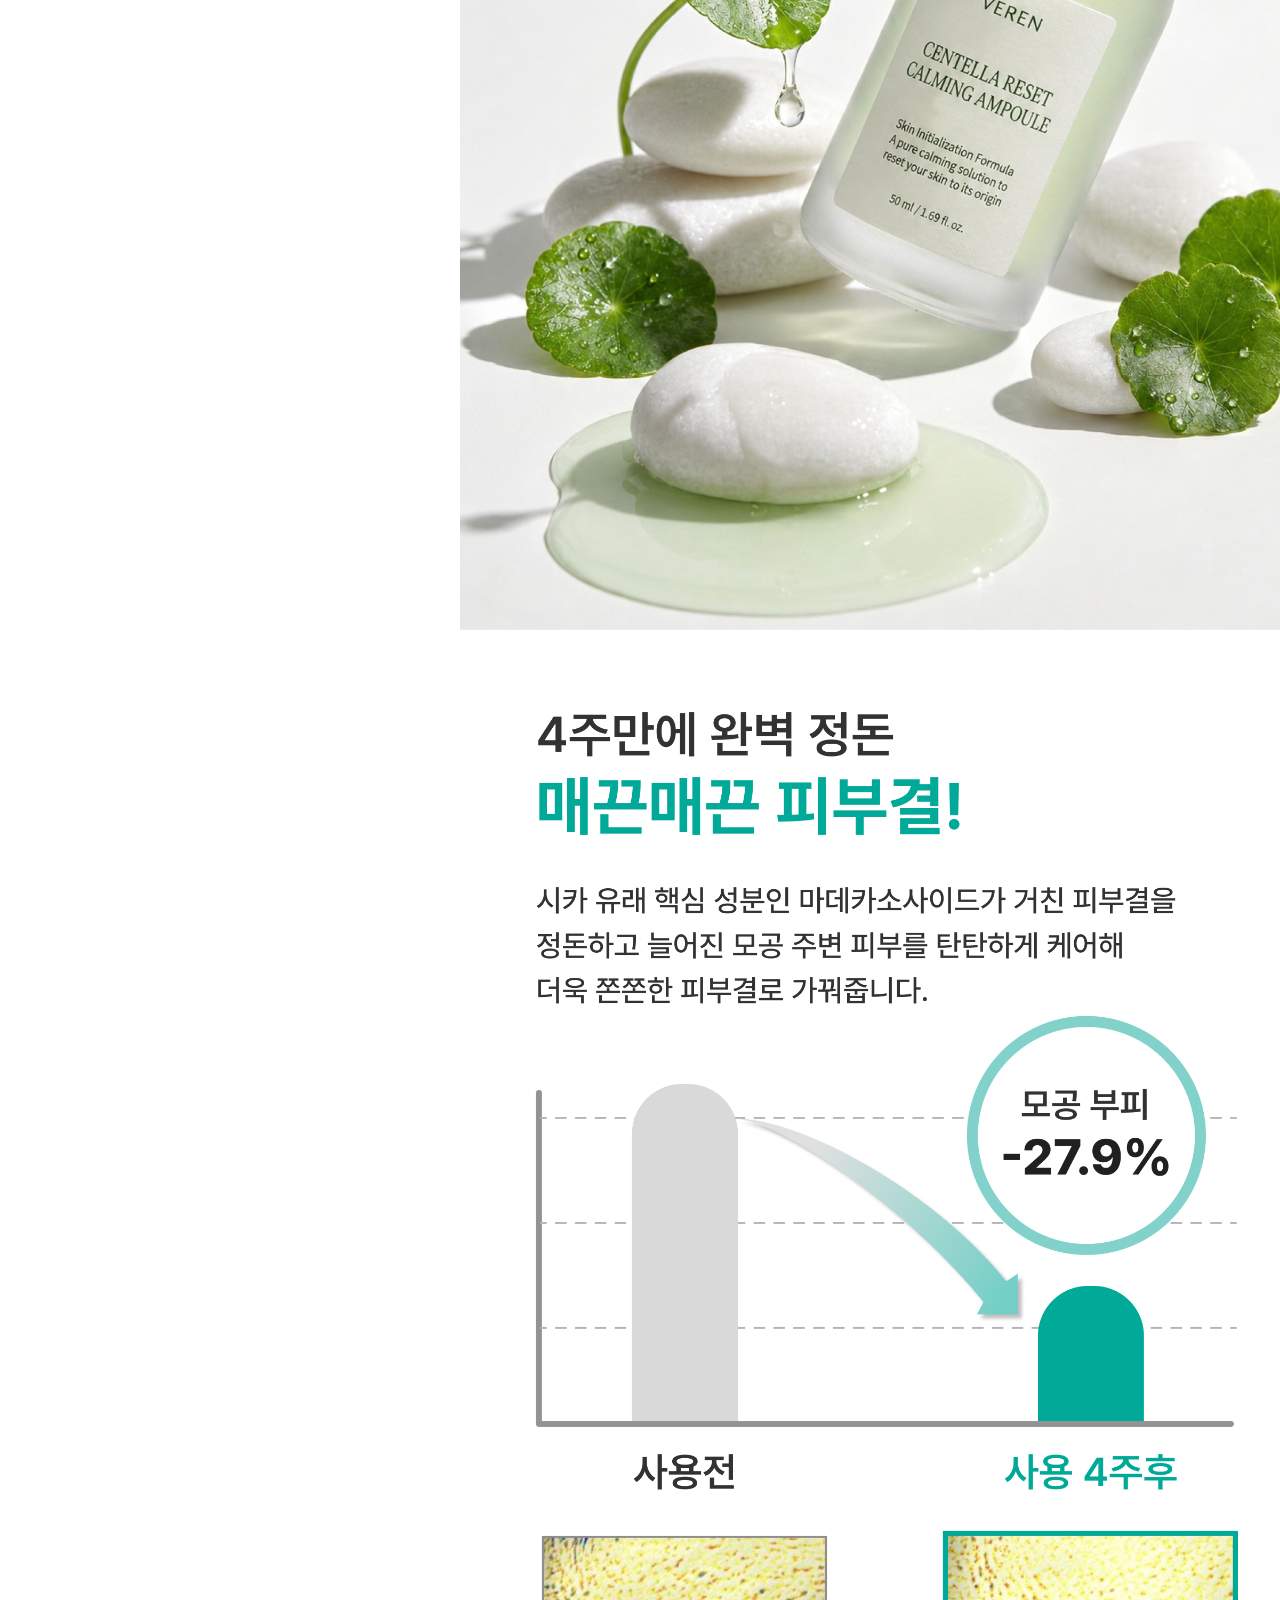
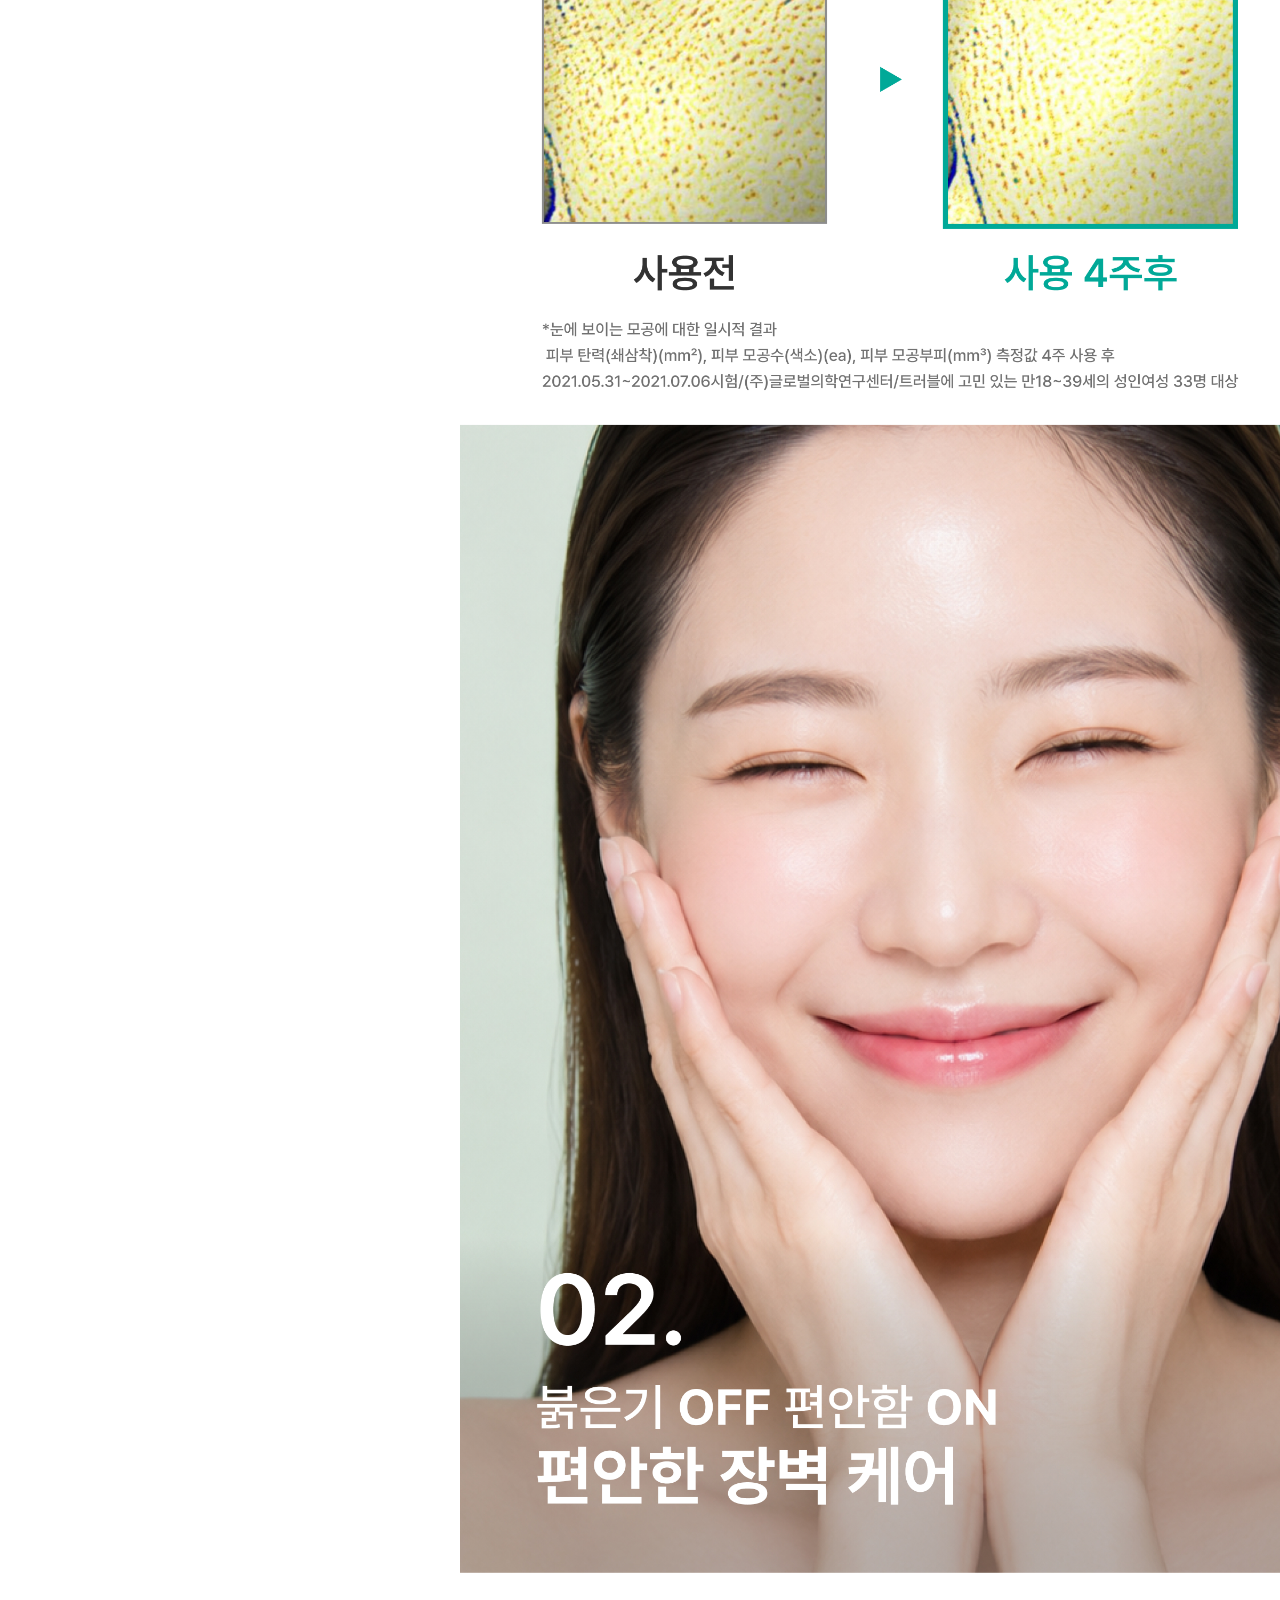
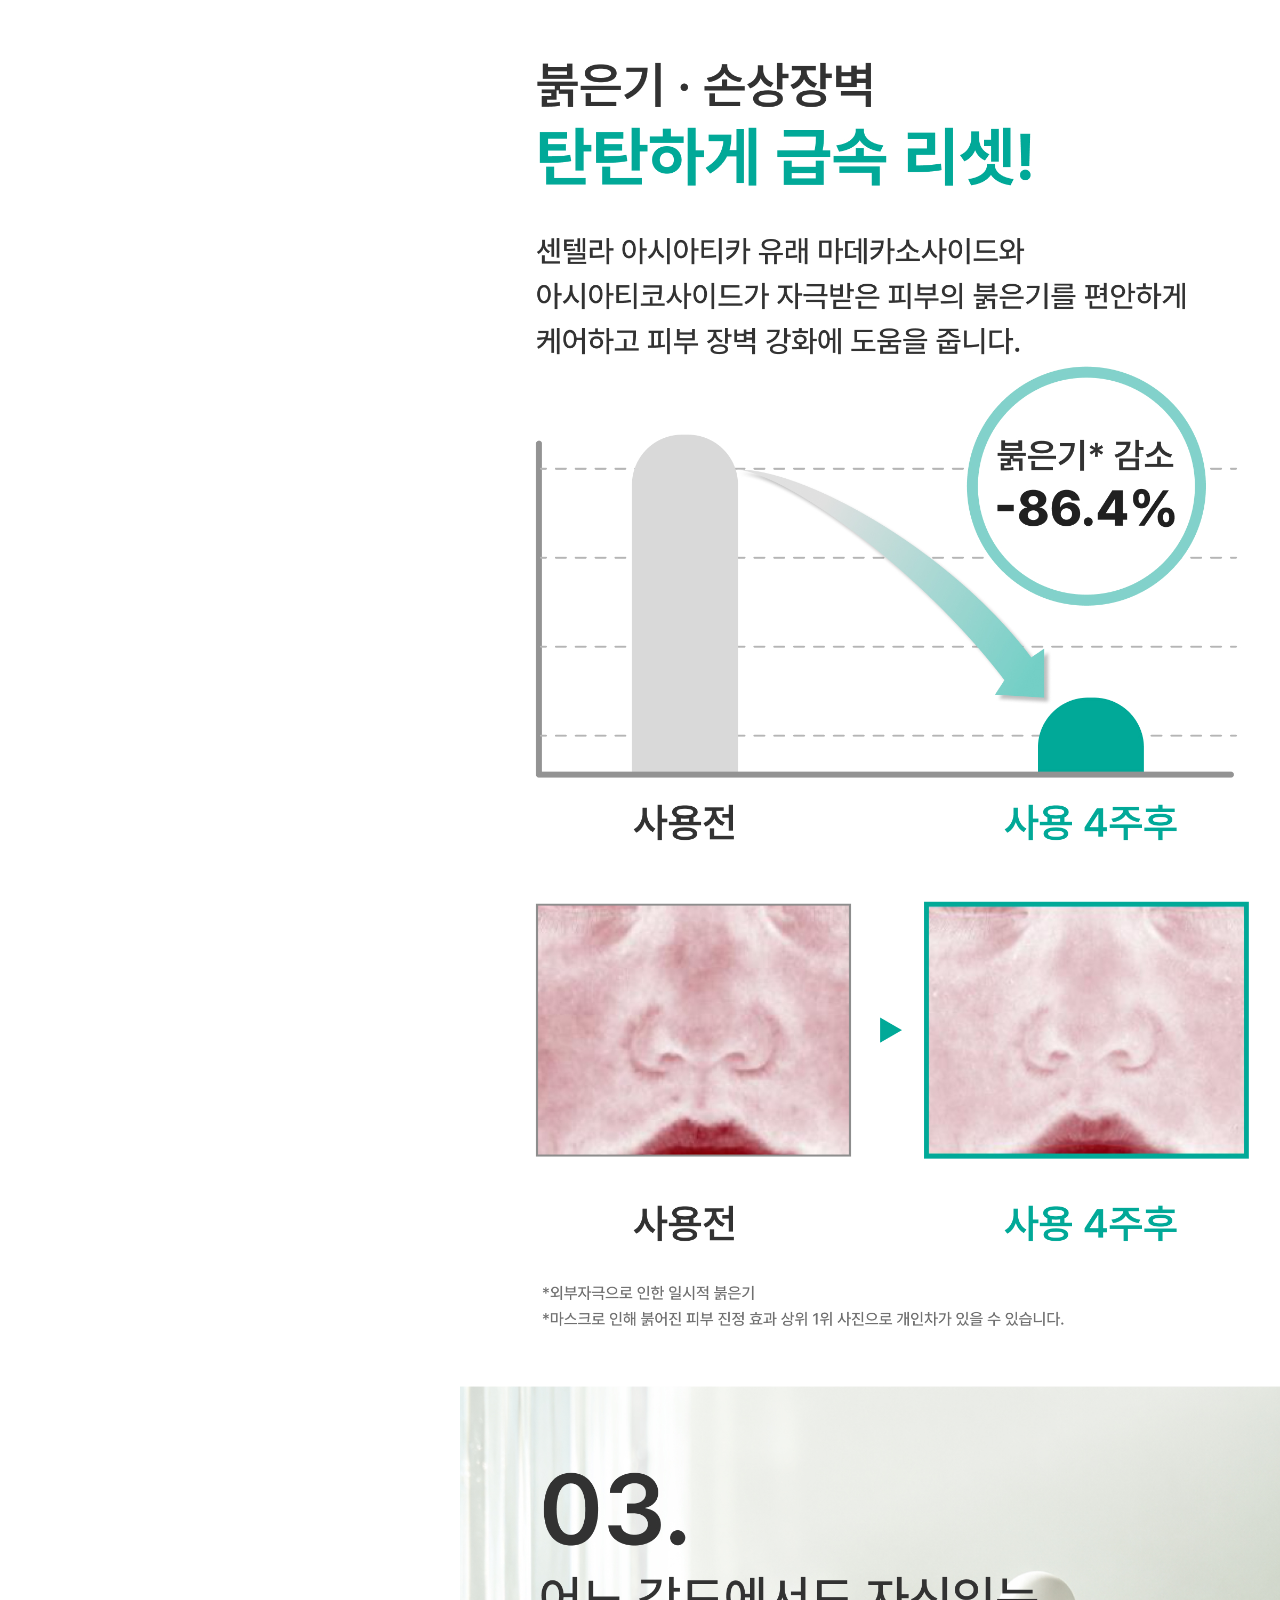
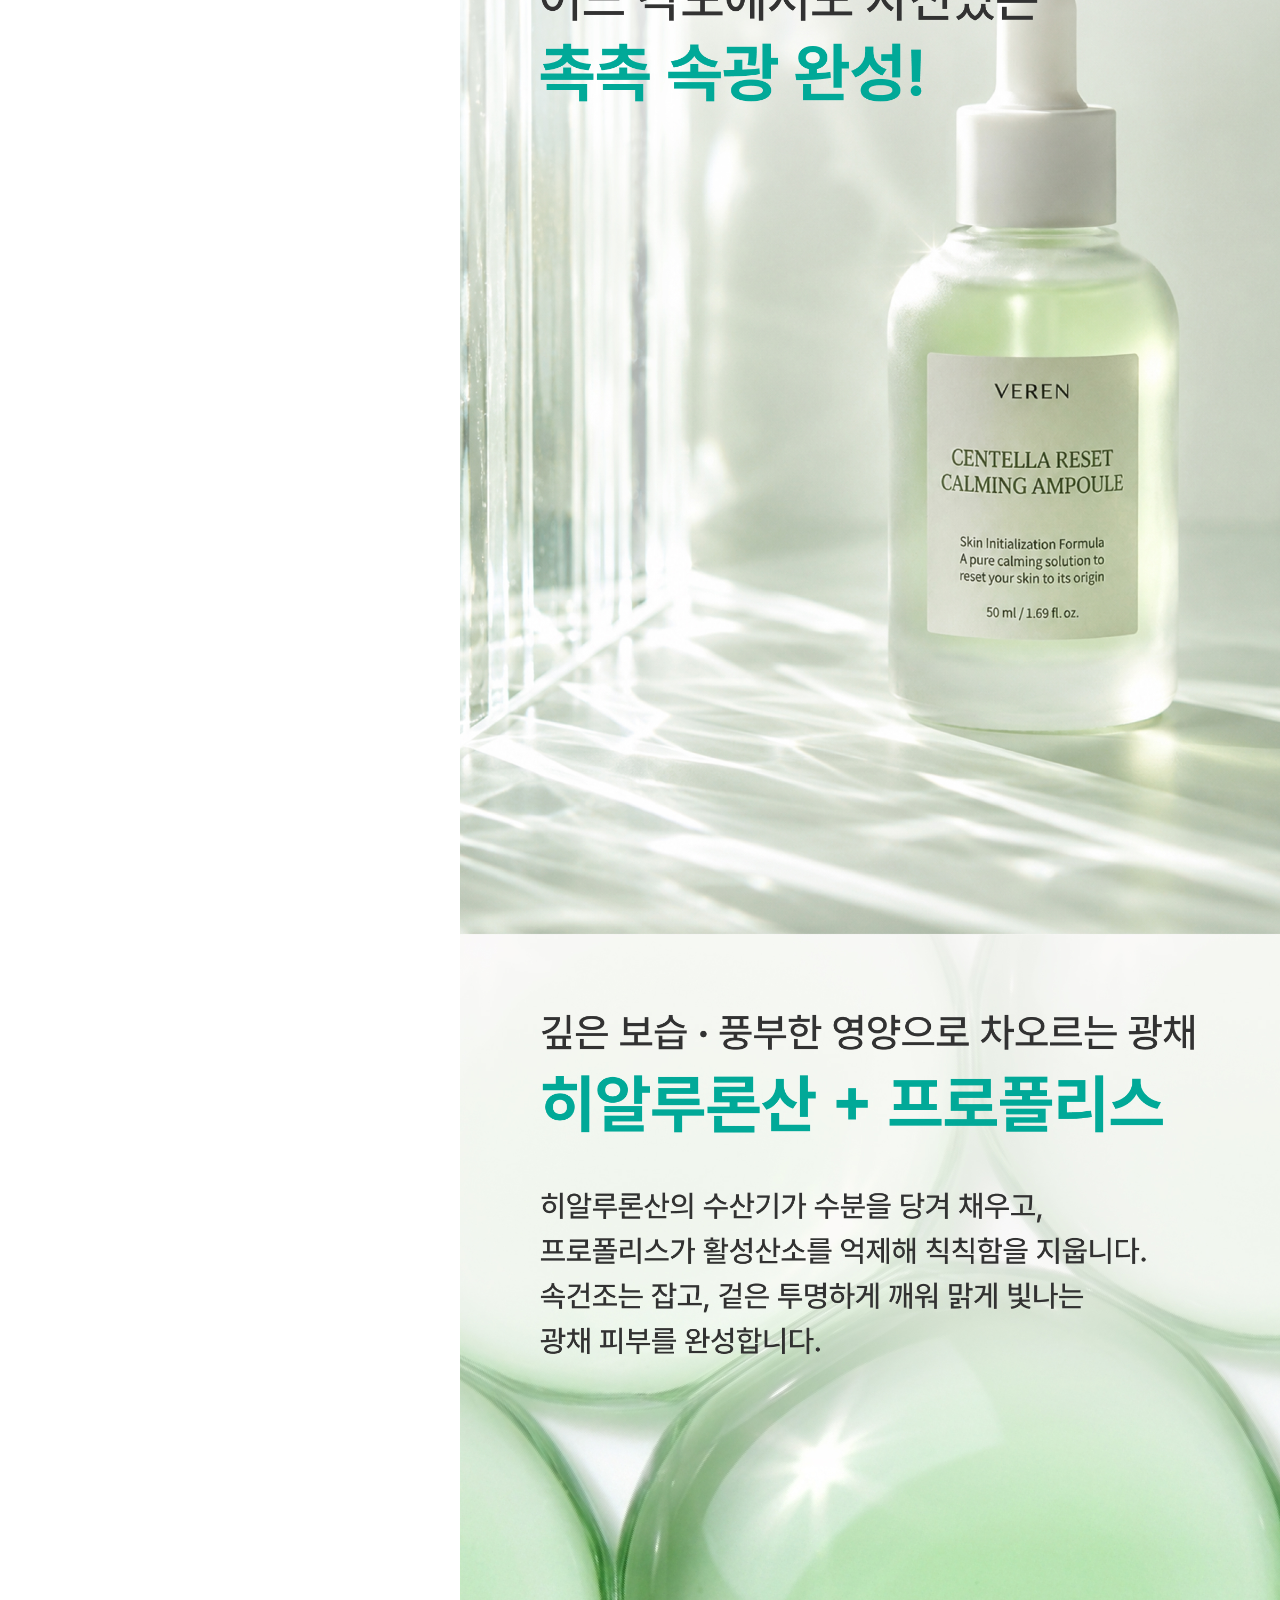
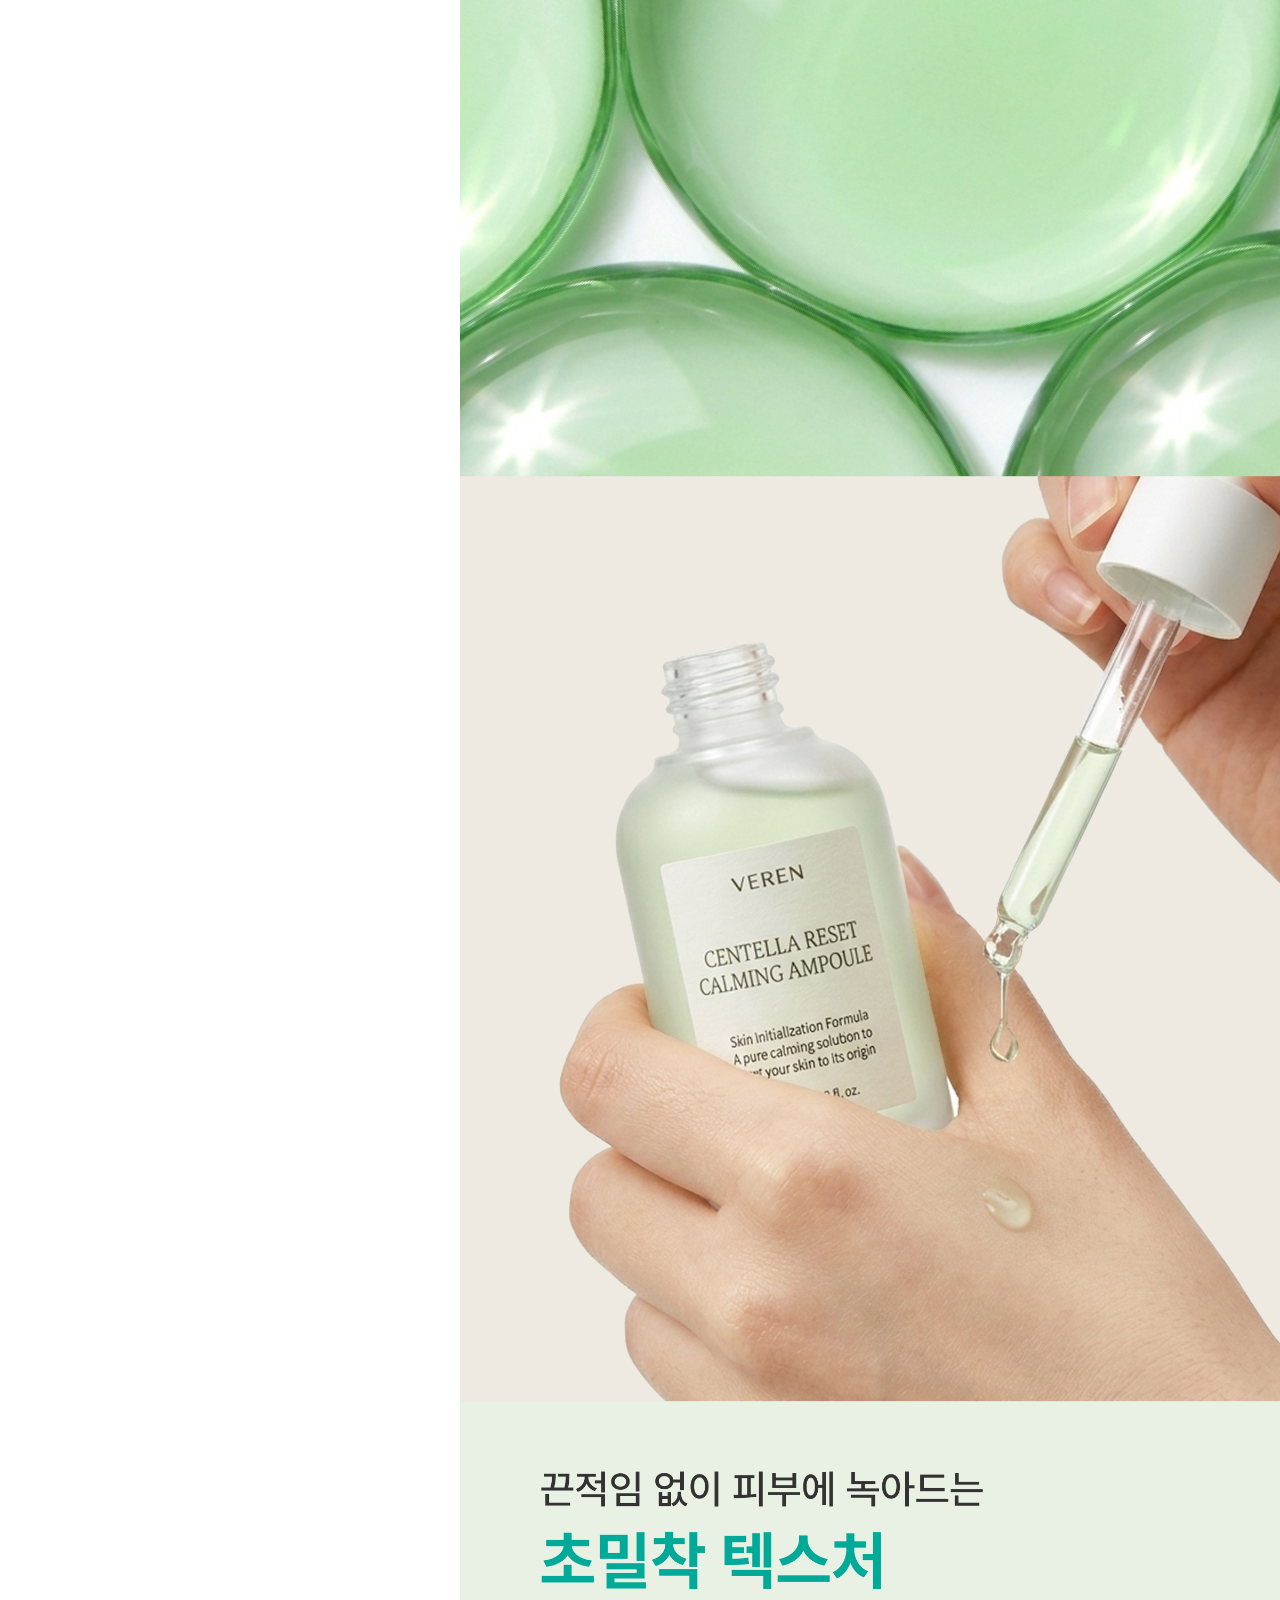
<file: detail_02.html>
<!DOCTYPE html>
<html lang="ko">

<head>
    <meta charset="UTF-8">
    <meta name="viewport" content="width=1400">
    <title>centella</title>
    <link rel="icon" href="./images/favicon.svg" type="image/svg">

    <link rel="stylesheet" href="./detail_01.css">
</head>

<body>
    <header>
        <a href="#">
            <img src="./images/logo.svg" alt="로고" class="logo02">
        </a>
    </header>

    <!-- 중앙 전체 -->
    <div class="wrap">
        <!-- 상품 주문창 -->
        <div id="product">
            <div class="img">
                <img src="./images/produ02.png" alt="product">
            </div>
            <div class="right">
                <div class="border">
                    <h1>센텔라 재생 진정 앰플</h1>
                    <h2>24,800원</h2>

                    <p>센텔라 아시아티카 성분이 예민해진 피부를 빠르게 진정시키고,
                        <br>
                        모공 주변 장벽을 채워 외부 자극에 흔들리지 않는 피부로 가꿔줘요.
                    </p>
                </div>
                <table class="selectbox">
                    <tr>
                        <th>제품선택</th>
                        <td>
                            <select name="option">
                                <option value="*">옵션을 선택해 주세요.</option>
                                <option value="103">센텔라 재생 진정 앰플30ml</option>                               
                            </select>
                        </td>
                    </tr>
                    <tr>
                        <th>수량</th>
                        <td>
                            <select name="number">
                                <option value="*">옵션을 선택해 주세요.</option>
                                <option value="1">1</option>
                                <option value="2">2</option>
                                <option value="3">3</option>
                                <option value="4">4</option>
                                <option value="5">5</option>
                            </select>
                        </td>
                    </tr>
                </table>
                <ul class="order">
                    <li><a href="#">장바구니</a></li>
                    <li><a href="#">구매하기</a></li>
                </ul>
            </div>
        </div>

        <div class="detail_wrap">
            <!-- 상세페이지 -->
            <div class="main">
                <img src="./images/상세페이지02 완성.jpg" alt="page1">
            </div>

            <!-- 제품 정보 -->
            <div class="info">
                <h1>제품 세부 정보</h1>

                <h2>진성분</h2>
                <p>정제수, 글리세린, 부틸렌글라이콜, 나이아신아마이드, 다이부틸아디페이트, 카프릴릭/카프릭트라이글리세라이드, 1,2-헥산다이올, 하이드로제네이티드레시틴, 암모늄아크릴로일다이메틸타우레이트/브이피코폴리머, 해바라기씨오일, 콜레스테롤, 알란토인, 돌콩오일, 토코페롤, 토코페릴아세테이트, 소듐메틸스테아로일타우레이트, 프로판다이올, 당근추출물, 에틸헥실글리세린, 아데노신, 아시아티코사이드, 마데카식애씨드, 녹차씨추출물, 아시아틱애씨드, 레티놀(500IU/g), 스테아릴글리시레티네이트, 하이알루로닉애씨드, 만니톨, 세라마이드엔피, 베타-글루칸, 베타-카로틴, 피토스핑고신, 비에이치티, 살리실릭애씨드, 아세틸테트라펩타이드-11</p>

                <h2>제품 정보</h2>
                <p>제품명 : 센텔라 재생 진정 앰플</p>
                <p>용량 : 30ml / 1.01fl.oz.</p>
                <p>제품 주요 사양 : 모든 피부</p>
                <p>화장품 책임판매업자 : (주)VEREN</p>
                <p>화장품 제조업자 : 제품 내 별도표기</p>
                <p>제조국 : 대한민국</p>
                <p>제품유지기간 : 개봉일로부터 6개월</p>
                <p>제조번호 및 사용기한 : 최소 2025년 10월 18일 이후까지인 상품만을 취급</p>

                <h2>사용 방법</h2>
                <p>취향에 맞게 적당량을 피부에 발라주세요.</p>               
                <p>용기 특성상 내용물이 흘러나올 수 있습니다.</p>

                <h2>사용할 때의 주의사항</h2>
                <ol>
                    <li>화장품 사용 시 또는 사용 후 직사광선에 의하여 사용부위가 붉은 반점, 부어오름 또는 가려움증 등의 이상 증상이나 부작용이 있는 경우에는 전문의 등과 상담할 것</li>
                    <li>상처가 있는 부위 등에는 사용을 자제할 것</li>
                    <li>보관 및 취급 시 주의사항
                        <ol class="ol_in">
                            <li>어린이의 손이 닿지 않는 곳에 보관할 것</li>
                            <li>직사광선을 피해서 보관할 것</li>
                        </ol>
                    </li>
                </ol>
            </div>
        </div>
    </div>

    <!-- 푸터 -->
    <div class="footer">
        <img src="./images/logo.png" alt="로고">
    </div>

    <!-- 탑버튼 -->
    <a href="#" class="top_btn">
        <img src="./images/top.png" alt="탑 버튼">
    </a>

</body>

</html>
</file>
<file: detail_01.css>
@charset "UTF-8";

/* font */
@import url('https://spoqa.github.io/spoqa-han-sans/css/SpoqaHanSansNeo.css');

html{
	scroll-behavior: smooth;
}

* {
	padding: 0;
	margin: 0;
}

body {
	font-family: 'Spoqa Han Sans Neo', 'sans-serif';
	font-size: 14px;
	line-height: 1.5;
	color: #131316;
	min-width: 1320px;
}

ul {
	list-style: none;
}

a {
	text-decoration: none;
}
/* header */
header{
	width: 100%;
	background-color: rgba(255, 255, 255, 0.3);
	padding: 20px 0;
	display: flex;
	justify-content: center;
}

.logo {
	width: 200px;
}

img {
	width: 100%;
}
/* 중앙 전체 */
.wrap{
    width: 1320px;
    margin: 0 auto 90px;
    display: flex;
    justify-content: space-between;
	align-items: flex-start;
}

/* 상품 주문창 */
#product {
	width: 400px;
	position: -webkit-sticky;
	position: sticky;
	top: 0;
}


.right h1 {
	font-weight: 500;
	font-size: 27px;
}

.right h2 {
	font-size: 24px;
	font-weight: 500;
	margin-top: 30px;
}

.right h3 {
	font-size: 16px;
	font-weight: 500;
	margin-top: 30px;
}

.right dl {
	margin: 10px 5px;
}

.right dt {
	padding-bottom: 5px;
}

.border {
	border-bottom: 1.5px solid #131316;
	padding-bottom: 20px;
}

.selectbox{
	margin: 20px 0;
	border-collapse: collapse;
	width: 100%;
}
.selectbox th{
	text-align: left;
	font-weight: 400;
}
.selectbox th, .selectbox td{
	padding: 10px 0;
}
.selectbox select{
	outline: none;
	width: 100%;
	padding: 10px;
}

.order {
	display: flex;
	justify-content: space-between;
	gap: 5px;
}

.order li{
	flex: 1;
	text-align: center;
}

.order li a {
	border: 1px #131316 solid;
	color: #131316;
	display: block;
	padding: 20px 0;
}

.order li:nth-child(2) a {
	background-color: #131316;
	color: #fff;
}

.order li a:hover {
	background-color: rgba(19, 19, 22, 0.5);
	color: #fff;
}


/* 상세페이지 */
.detail_wrap {
	width: 860px;
}

.detail_wrap img {
	width: 100%;

}


/* 제품 정보 */
.info{
    padding: 20px 20px 0;
}
.info h1 {
    font-size: 25px;
    font-weight: 400;
}
.info h2 {
    font-weight: 500;
    font-size: 20px;
	padding: 35px 0 8px;
	border-bottom: 1px solid #131316bf;
	margin-bottom: 14px;
}
.info ol{
	list-style: decimal inside;
}

.info .ol_in{
	padding-left: 20px;
	list-style: circle inside;
}


/* 푸터 */
.footer {
	background-color: #131316;
	padding: 20px 0;
}
.footer img{
	display: block;
	margin: auto;
	width: 100px;
	filter: brightness(10);
}


/* 탑 버튼 */
.top_btn{
	position: fixed;
	right: 50px;
	bottom: 50px;
	z-index: 99;
}
.top_btn img{
	display: block;
	width: 50px;
}
</file>
